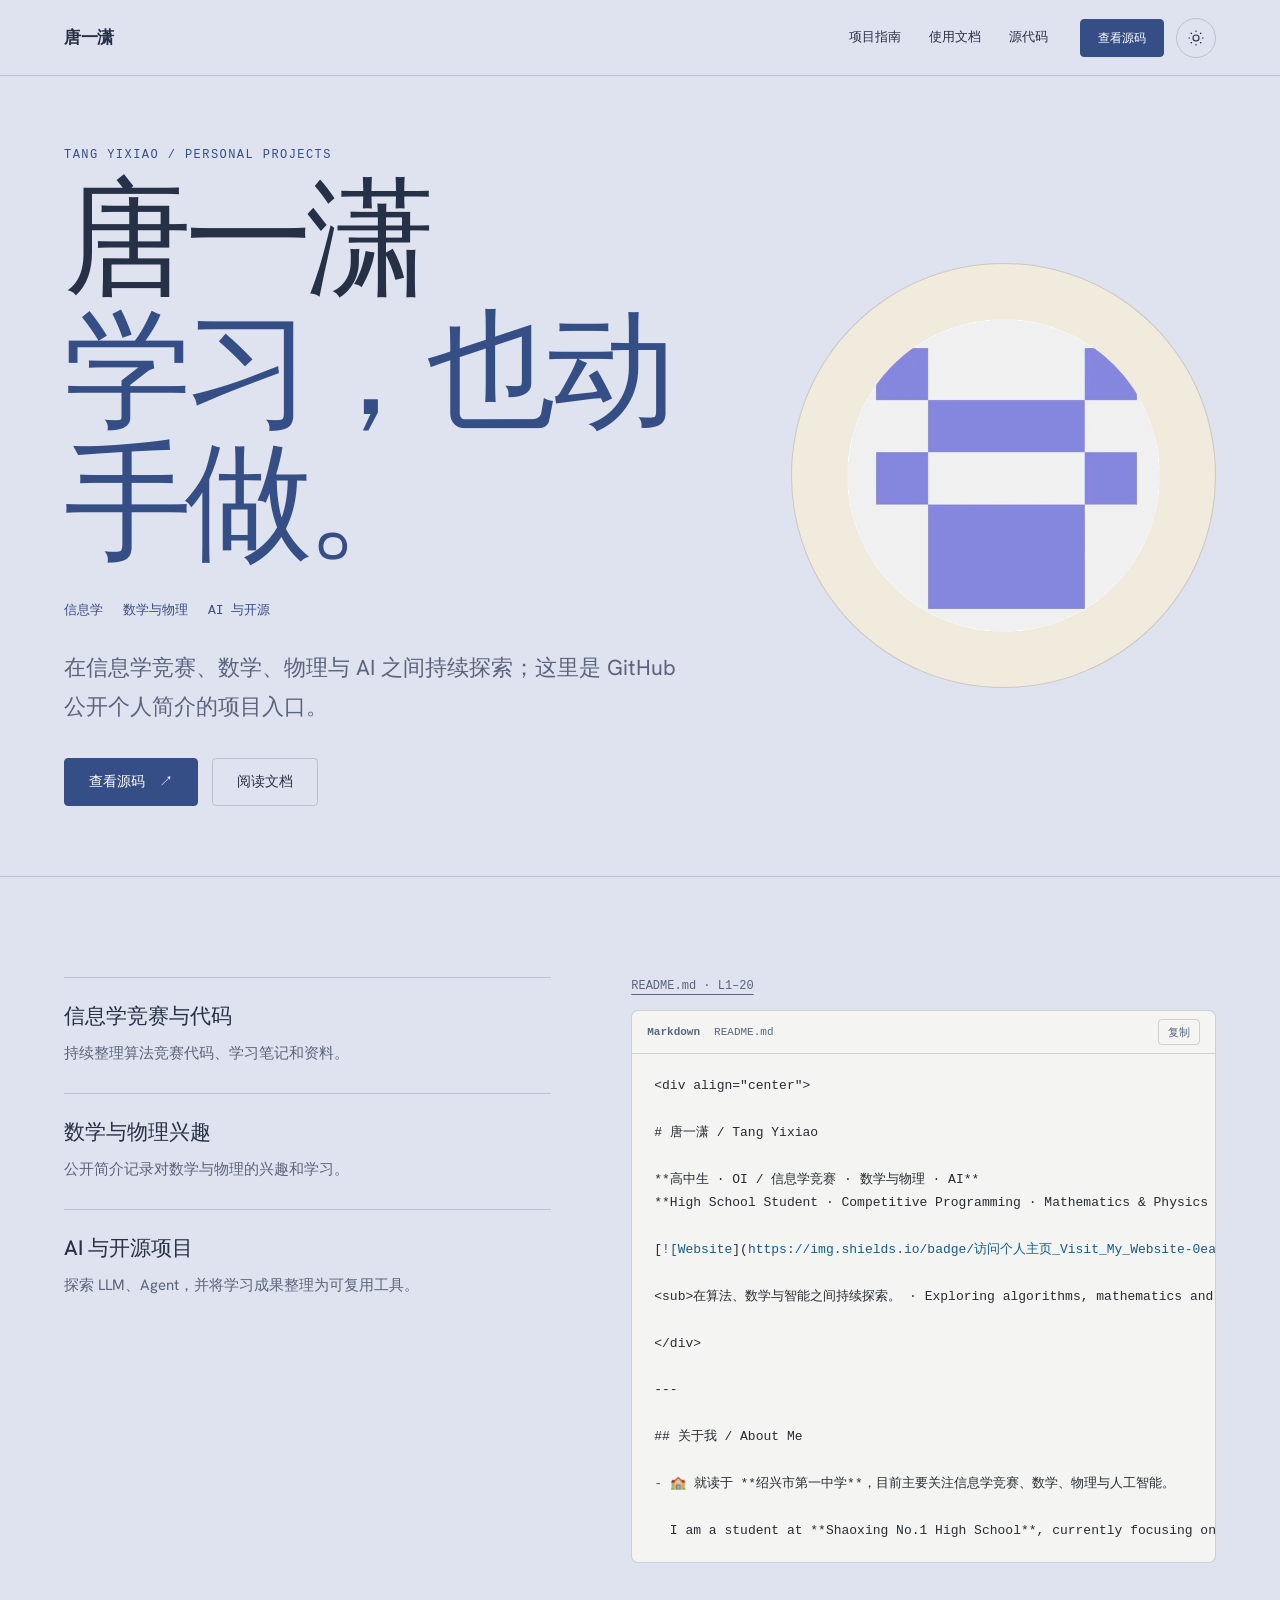
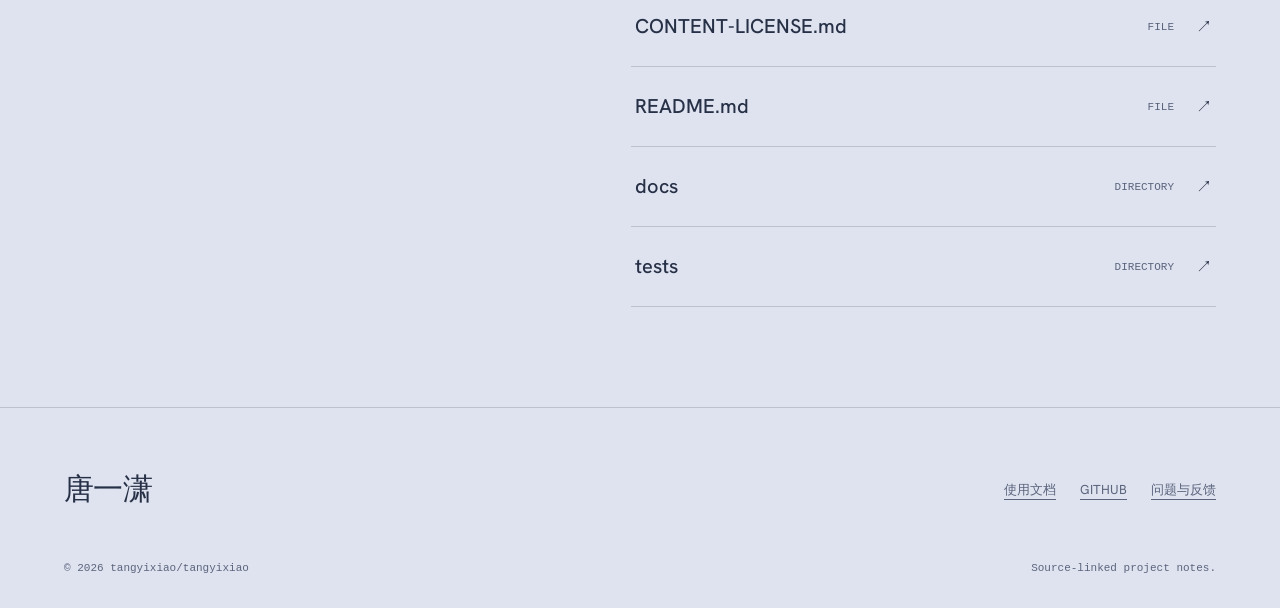
<file: index.html>
<!doctype html><html lang="zh-CN" data-project="tangyixiao" data-family="profile"><head><meta charset="utf-8"><meta name="viewport" content="width=device-width, initial-scale=1"><meta name="description" content="在信息学竞赛、数学、物理与 AI 之间持续探索；这里是 GitHub 公开个人简介的项目入口。"><meta name="color-scheme" content="light dark"><title>唐一潇 · 学习， 也动手做。</title><link rel="stylesheet" href="assets/fonts/fonts.css"><link rel="stylesheet" href="assets/fonts/display.css"><link rel="stylesheet" href="assets/site.css"><link rel="stylesheet" href="assets/docs-v3.css"><link rel="stylesheet" href="assets/polish.css"><style>:root{--font-body:"Hanken Grotesk","PingFang SC","Microsoft YaHei",sans-serif;--font-text:var(--font-body);--model-accent:var(--accent);--font-display:"Cormorant Garamond","Songti SC","SimSun",serif;--font-mono:"Geist Mono","SFMono-Regular",Consolas,monospace}html[data-theme="light"]{--bg:#DFE3EF;--surface:#F1EBDD;--ink:#263046;--muted:#5b647d;--accent:#364e86;--accent-ink:#FFFFFF;--line:color-mix(in srgb,#263046 19%,transparent);color-scheme:light}html[data-theme="dark"]{--bg:#171E2F;--surface:#252E45;--ink:#ECEBD9;--muted:#a5b0cb;--accent:#abc1ee;--accent-ink:#000000;--line:color-mix(in srgb,#ECEBD9 19%,transparent);color-scheme:dark}</style><script src="assets/theme.js"></script><link rel="icon" type="image/svg+xml" href="favicon.svg"></head><body><header class="nav site-nav"><div class="wrap nav-inner"><a class="skip-link" href="#top">跳到正文</a><a class="site-brand" href="index.html">唐一潇</a><nav class="site-links" aria-label="项目导航"><a href="project-website/site/index.html">项目指南</a><a href="docs.html">使用文档</a><a href="https://github.com/tangyixiao/tangyixiao">源代码</a></nav><div class="nav-controls"><a class="btn nav-cta" href="https://github.com/tangyixiao/tangyixiao">查看源码</a><button class="site-theme" type="button" data-theme-toggle aria-label="切换深浅色" aria-pressed="false"><svg width="18" height="18" viewBox="0 0 24 24" fill="none" stroke="currentColor" stroke-width="1.5" aria-hidden="true"><circle cx="12" cy="12" r="4"/><path d="M12 2v2m0 16v2M2 12h2m16 0h2M5 5l1.5 1.5m11 11L19 19M5 19l1.5-1.5m11-11L19 5"/></svg></button><button class="site-menu-toggle" data-menu-toggle type="button" aria-label="菜单" aria-expanded="false" aria-controls="site-drawer"><svg width="20" height="20" viewBox="0 0 20 20" fill="none" stroke="currentColor" stroke-width="1.4" aria-hidden="true"><path d="M3 6h14M3 14h14"/></svg></button></div></div><nav class="site-drawer" id="site-drawer" hidden><a href="project-website/site/index.html">项目指南</a><a href="index.html">项目首页</a><a href="docs.html">使用文档</a><a href="https://github.com/tangyixiao/tangyixiao">查看源码</a><p class="drawer-note">唐一潇</p></nav></header><main id="top"><article><section class="profile-hero"><div class="wrap"><div class="profile-grid"><div><p class="eyebrow">TANG YIXIAO / PERSONAL PROJECTS</p><h1 class="profile-title">唐一潇<br><span style="color:var(--accent)">学习，也动手做。</span></h1><div class="profile-disciplines"><span>信息学</span><span>数学与物理</span><span>AI 与开源</span></div><p class="lede">在信息学竞赛、数学、物理与 AI 之间持续探索；这里是 GitHub 公开个人简介的项目入口。</p><div class="actions"><a class="btn" href="https://github.com/tangyixiao/tangyixiao">查看源码 <span aria-hidden="true">↗</span></a><a class="btn secondary" href="docs.html">阅读文档</a></div></div><div class="profile-avatar"><img src="assets/media/profile-avatar.webp" alt="公开仓库中的头像图案"></div></div></div></section><section class="section top-rule"><div class="wrap code-layout"><div><ul class="caps"><li><h3>信息学竞赛与代码</h3><p>持续整理算法竞赛代码、学习笔记和资料。</p></li><li><h3>数学与物理兴趣</h3><p>公开简介记录对数学与物理的兴趣和学习。</p></li><li><h3>AI 与开源项目</h3><p>探索 LLM、Agent，并将学习成果整理为可复用工具。</p></li></ul></div><div><div class="source-area" id="source-code"><a class="source-link" href="https://github.com/tangyixiao/tangyixiao/blob/62a1975976e41d07f0721334a83a3167dc2c7ba2/README.md#L1-L20">README.md · L1–20</a><div class="docs-code" data-code-block><div class="docs-code-toolbar"><span class="docs-code-language">Markdown</span><span class="docs-code-file">README.md</span><button class="docs-code-copy" type="button" data-copy-code aria-label="复制代码">复制</button><span class="docs-copy-status" role="status" aria-live="polite"></span></div><pre tabindex="0"><code class="highlight language-markdown" data-language="markdown">&lt;div align=&quot;center&quot;&gt;

<span class="tok-gh"># 唐一潇 / Tang Yixiao</span>

<span class="tok-gs">**高中生 · OI / 信息学竞赛 · 数学与物理 · AI**</span>  
<span class="tok-gs">**High School Student · Competitive Programming · Mathematics &amp; Physics · AI**</span>

[<span class="tok-nt">![Website</span>](<span class="tok-na">https://img.shields.io/badge/访问个人主页_Visit_My_Website-0ea5e9?style=for-the-badge&amp;logo=githubpages&amp;logoColor=white</span>)](https://tangyixiao.github.io/)

&lt;sub&gt;在算法、数学与智能之间持续探索。 · Exploring algorithms, mathematics and intelligence.&lt;/sub&gt;

&lt;/div&gt;

---

<span class="tok-gu">## 关于我 / About Me</span>

<span class="tok-k">-</span><span class="tok-w"> </span>🏫 就读于 <span class="tok-gs">**绍兴市第一中学**</span>，目前主要关注信息学竞赛、数学、物理与人工智能。
  
  I am a student at <span class="tok-gs">**Shaoxing No.1 High School**</span>, currently focusing on competitive programming, mathematics, physics, and AI.</code></pre></div></div><ul class="directory-list"><li><a href="https://github.com/tangyixiao/tangyixiao/blob/main/CONTENT-LICENSE.md"><strong>CONTENT-LICENSE.md</strong><span class="file-type">FILE</span><span aria-hidden="true">↗</span></a></li><li><a href="https://github.com/tangyixiao/tangyixiao/blob/main/README.md"><strong>README.md</strong><span class="file-type">FILE</span><span aria-hidden="true">↗</span></a></li><li><a href="https://github.com/tangyixiao/tangyixiao/tree/main/docs"><strong>docs</strong><span class="file-type">DIRECTORY</span><span aria-hidden="true">↗</span></a></li><li><a href="https://github.com/tangyixiao/tangyixiao/tree/main/tests"><strong>tests</strong><span class="file-type">DIRECTORY</span><span aria-hidden="true">↗</span></a></li></ul></div></div></section></article></main><footer class="site-footer"><div class="wrap"><div class="footer-top"><span class="footer-name">唐一潇</span><nav class="footer-links"><a href="docs.html">使用文档</a><a href="https://github.com/tangyixiao/tangyixiao">GITHUB</a><a href="https://github.com/tangyixiao/tangyixiao/issues">问题与反馈</a></nav></div><div class="footer-bottom"><span>© 2026 tangyixiao/tangyixiao</span><span>Source-linked project notes.</span></div></div></footer><script src="assets/site.js" defer></script><script src="assets/docs-v3.js" defer></script></body></html>
</file>
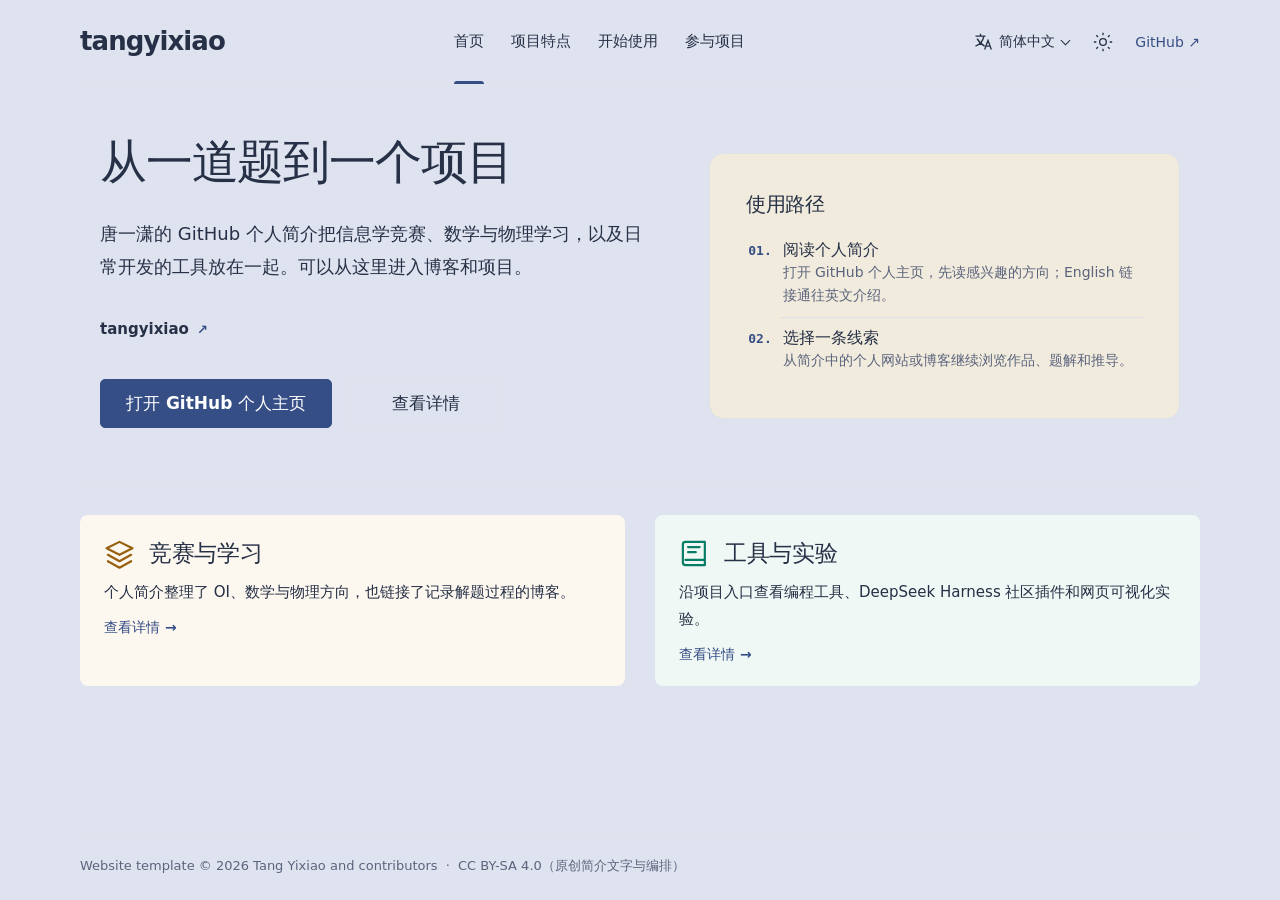
<file: project-website/site/index.html>
<!doctype html>
<html lang="zh-CN" data-locale="zh-CN" data-theme="system" data-default-theme="system" data-site-root="./">
<head>
  <meta charset="utf-8">
  <meta name="viewport" content="width=device-width, initial-scale=1">
  <meta name="generator" content="Project website template">
  <meta name="color-scheme" content="light dark">
  <meta name="description" content="唐一潇的 GitHub 个人简介把信息学竞赛、数学与物理学习，以及日常开发的工具放在一起。可以从这里进入博客和项目。">
  <meta name="theme-color" content="#ffffff" media="(prefers-color-scheme: light)">
  <meta name="theme-color" content="#18191b" media="(prefers-color-scheme: dark)">
  <title>从一道题到一个项目 · tangyixiao</title>
  <link rel="alternate" hreflang="zh-CN" href="./index.html"><link rel="alternate" hreflang="en" href="./en/index.html">
  <link rel="icon" href="./favicon.svg" type="image/svg+xml">
  <script src="./theme-init.js"></script>
  <link rel="stylesheet" href="./style.css">
  <script src="./script.js" defer></script>
</head>
<body class="page-home" id="top">
  <a class="skip-link" href="#main">跳转到主要内容</a>
  <header class="site-header wrap">
    <a class="brand" href="./index.html">tangyixiao</a>
    <nav class="main-nav" id="main-nav" aria-label="主导航"><a href="./index.html" aria-current="page">首页</a><a href="./features.html">项目特点</a><a href="./download.html">开始使用</a><a href="./community.html">参与项目</a></nav>
    <div class="header-tools">
      <details class="language-picker picker">
        <summary aria-label="选择语言"><svg viewBox="0 0 24 24" fill="none" stroke="currentColor" stroke-width="1.6" aria-hidden="true"><path d="M3 5h12M9 2v3m4 0c-1 6-5 10-10 12m2-9c2 4 5 7 9 9m0 4 4-11 4 11m-6-4h4"/></svg><span class="language-current">简体中文</span></summary>
        <nav class="picker-menu" aria-label="选择语言"><a href="./index.html" lang="zh-CN" hreflang="zh-CN" aria-current="true">简体中文</a><a href="./en/index.html" lang="en" hreflang="en">English</a></nav>
      </details>
      <details class="theme-picker picker" hidden>
        <summary aria-label="选择主题"><svg class="theme-sun" viewBox="0 0 24 24" fill="none" stroke="currentColor" stroke-width="1.6" aria-hidden="true"><circle cx="12" cy="12" r="4"/><path d="M12 1v3m0 16v3M1 12h3m16 0h3M4 4l2 2m12 12 2 2M4 20l2-2M18 6l2-2"/></svg><svg class="theme-moon" viewBox="0 0 24 24" fill="none" stroke="currentColor" stroke-width="1.6" aria-hidden="true"><path d="M20.5 14A9 9 0 0 1 10 3.5 9 9 0 1 0 20.5 14Z"/></svg><span class="theme-current">跟随系统</span></summary>
        <div class="picker-menu"><button type="button" data-theme-choice="light" aria-pressed="false"><svg class="" viewBox="0 0 24 24" fill="none" stroke="currentColor" stroke-width="1.7" stroke-linecap="round" stroke-linejoin="round" aria-hidden="true"><circle cx="12" cy="12" r="4"/><path d="M12 1v3m0 16v3M1 12h3m16 0h3M4 4l2 2m12 12 2 2M4 20l2-2M18 6l2-2"/></svg><span>浅色</span></button><button type="button" data-theme-choice="dark" aria-pressed="false"><svg class="" viewBox="0 0 24 24" fill="none" stroke="currentColor" stroke-width="1.7" stroke-linecap="round" stroke-linejoin="round" aria-hidden="true"><path d="M20.5 14A9 9 0 0 1 10 3.5 9 9 0 1 0 20.5 14Z"/></svg><span>深色</span></button><button type="button" data-theme-choice="system" aria-pressed="false"><svg class="" viewBox="0 0 24 24" fill="none" stroke="currentColor" stroke-width="1.7" stroke-linecap="round" stroke-linejoin="round" aria-hidden="true"><rect x="2" y="3" width="20" height="14" rx="2"/><path d="M12 17v4m-5 0h10"/></svg><span>跟随系统</span></button></div>
      </details>
      <a class="repository-link" href="https://github.com/tangyixiao/tangyixiao">GitHub <span aria-hidden="true">↗</span></a>
      <button class="menu-toggle" type="button" aria-label="打开导航" data-open-label="打开导航" data-close-label="关闭导航" aria-expanded="false" aria-controls="main-nav" hidden><svg viewBox="0 0 24 24" fill="none" stroke="currentColor" stroke-width="1.8" aria-hidden="true"><path d="M3 6h18M3 12h18M3 18h18"/></svg></button>
    </div>
  </header>
  <main id="main" class="wrap"><section class="hero" aria-labelledby="hero-title"><div class="hero-copy"><h1 id="hero-title">从一道题到一个项目</h1><div class="hero-description"><p>唐一潇的 GitHub 个人简介把信息学竞赛、数学与物理学习，以及日常开发的工具放在一起。可以从这里进入博客和项目。</p></div><nav class="platforms" aria-label="支持的平台"><a class="platform-link" href="https://tangyixiao.github.io/tangyixiao/"><span>tangyixiao</span><span class="platform-arrow" aria-hidden="true">↗</span></a></nav><div class="hero-actions"><a class="button button-primary" href="https://github.com/tangyixiao">打开 GitHub 个人主页</a><a class="button button-secondary" href="./features.html">查看详情</a></div></div><figure class="product-preview"><div class="guide-card"><h2>使用路径</h2><ol><li><a href="./download.html#instructions"><strong>阅读个人简介</strong><span>打开 GitHub 个人主页，先读感兴趣的方向；English 链接通往英文介绍。</span></a></li><li><a href="./download.html#instructions"><strong>选择一条线索</strong><span>从简介中的个人网站或博客继续浏览作品、题解和推导。</span></a></li></ol></div></figure></section><section class="home-features section-rule" aria-label="项目特点"><div class="feature-teasers"><article class="feature-teaser teaser-code"><header><svg class="" viewBox="0 0 24 24" fill="none" stroke="currentColor" stroke-width="1.7" stroke-linecap="round" stroke-linejoin="round" aria-hidden="true"><path d="m12 3 10 5-10 5L2 8l10-5Zm-9 10 9 5 9-5M3 18l9 5 9-5"/></svg><h2>竞赛与学习</h2></header><p>个人简介整理了 OI、数学与物理方向，也链接了记录解题过程的博客。</p><a class="feature-more" href="./features.html">查看详情 <span aria-hidden="true">→</span></a></article><article class="feature-teaser teaser-training"><header><svg class="" viewBox="0 0 24 24" fill="none" stroke="currentColor" stroke-width="1.7" stroke-linecap="round" stroke-linejoin="round" aria-hidden="true"><path d="M5 3h15v18H5a2 2 0 0 1-2-2V5a2 2 0 0 1 2-2Zm0 14h15M7 7h9M7 11h6"/></svg><h2>工具与实验</h2></header><p>沿项目入口查看编程工具、DeepSeek Harness 社区插件和网页可视化实验。</p><a class="feature-more" href="./features.html">查看详情 <span aria-hidden="true">→</span></a></article></div></section></main>
  <footer class="site-footer wrap"><p>Website template © 2026 Tang Yixiao and contributors <span aria-hidden="true">·</span> <a href="https://github.com/tangyixiao/tangyixiao/blob/main/CONTENT-LICENSE.md">CC BY-SA 4.0（原创简介文字与编排）</a></p></footer>
</body>
</html>
</file>
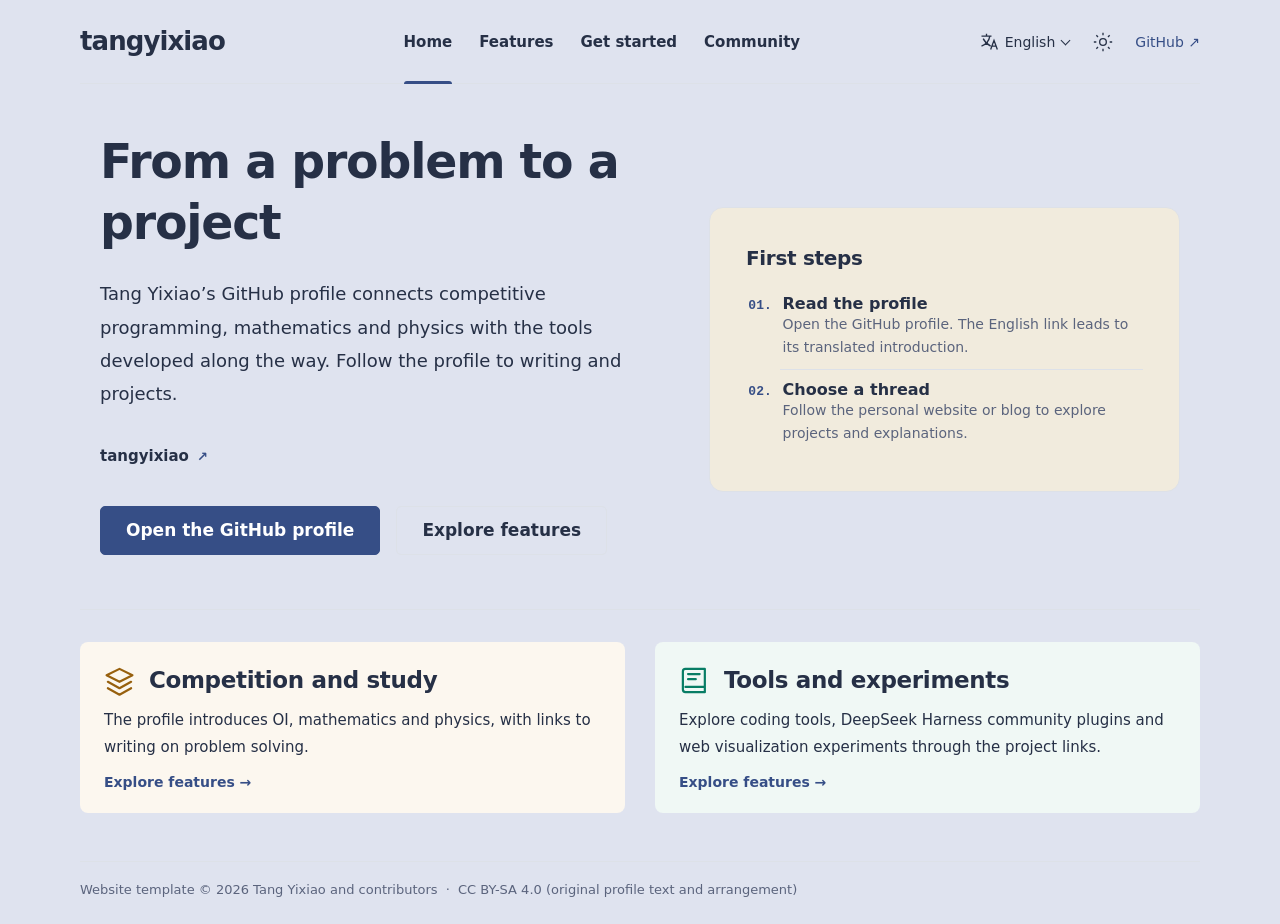
<file: project-website/site/en/index.html>
<!doctype html>
<html lang="en" data-locale="en" data-theme="system" data-default-theme="system" data-site-root="../">
<head>
  <meta charset="utf-8">
  <meta name="viewport" content="width=device-width, initial-scale=1">
  <meta name="generator" content="Project website template">
  <meta name="color-scheme" content="light dark">
  <meta name="description" content="Tang Yixiao’s GitHub profile connects competitive programming, mathematics and physics with the tools developed along the way. Follow the profile to writing and projects.">
  <meta name="theme-color" content="#ffffff" media="(prefers-color-scheme: light)">
  <meta name="theme-color" content="#18191b" media="(prefers-color-scheme: dark)">
  <title>From a problem to a project · tangyixiao</title>
  <link rel="alternate" hreflang="zh-CN" href="../index.html"><link rel="alternate" hreflang="en" href="../en/index.html">
  <link rel="icon" href="../favicon.svg" type="image/svg+xml">
  <script src="../theme-init.js"></script>
  <link rel="stylesheet" href="../style.css">
  <script src="../script.js" defer></script>
</head>
<body class="page-home" id="top">
  <a class="skip-link" href="#main">Skip to main content</a>
  <header class="site-header wrap">
    <a class="brand" href="./index.html">tangyixiao</a>
    <nav class="main-nav" id="main-nav" aria-label="Main navigation"><a href="./index.html" aria-current="page">Home</a><a href="./features.html">Features</a><a href="./download.html">Get started</a><a href="./community.html">Community</a></nav>
    <div class="header-tools">
      <details class="language-picker picker">
        <summary aria-label="Choose language"><svg viewBox="0 0 24 24" fill="none" stroke="currentColor" stroke-width="1.6" aria-hidden="true"><path d="M3 5h12M9 2v3m4 0c-1 6-5 10-10 12m2-9c2 4 5 7 9 9m0 4 4-11 4 11m-6-4h4"/></svg><span class="language-current">English</span></summary>
        <nav class="picker-menu" aria-label="Choose language"><a href="../index.html" lang="zh-CN" hreflang="zh-CN">简体中文</a><a href="../en/index.html" lang="en" hreflang="en" aria-current="true">English</a></nav>
      </details>
      <details class="theme-picker picker" hidden>
        <summary aria-label="Choose theme"><svg class="theme-sun" viewBox="0 0 24 24" fill="none" stroke="currentColor" stroke-width="1.6" aria-hidden="true"><circle cx="12" cy="12" r="4"/><path d="M12 1v3m0 16v3M1 12h3m16 0h3M4 4l2 2m12 12 2 2M4 20l2-2M18 6l2-2"/></svg><svg class="theme-moon" viewBox="0 0 24 24" fill="none" stroke="currentColor" stroke-width="1.6" aria-hidden="true"><path d="M20.5 14A9 9 0 0 1 10 3.5 9 9 0 1 0 20.5 14Z"/></svg><span class="theme-current">System</span></summary>
        <div class="picker-menu"><button type="button" data-theme-choice="light" aria-pressed="false"><svg class="" viewBox="0 0 24 24" fill="none" stroke="currentColor" stroke-width="1.7" stroke-linecap="round" stroke-linejoin="round" aria-hidden="true"><circle cx="12" cy="12" r="4"/><path d="M12 1v3m0 16v3M1 12h3m16 0h3M4 4l2 2m12 12 2 2M4 20l2-2M18 6l2-2"/></svg><span>Light</span></button><button type="button" data-theme-choice="dark" aria-pressed="false"><svg class="" viewBox="0 0 24 24" fill="none" stroke="currentColor" stroke-width="1.7" stroke-linecap="round" stroke-linejoin="round" aria-hidden="true"><path d="M20.5 14A9 9 0 0 1 10 3.5 9 9 0 1 0 20.5 14Z"/></svg><span>Dark</span></button><button type="button" data-theme-choice="system" aria-pressed="false"><svg class="" viewBox="0 0 24 24" fill="none" stroke="currentColor" stroke-width="1.7" stroke-linecap="round" stroke-linejoin="round" aria-hidden="true"><rect x="2" y="3" width="20" height="14" rx="2"/><path d="M12 17v4m-5 0h10"/></svg><span>System</span></button></div>
      </details>
      <a class="repository-link" href="https://github.com/tangyixiao/tangyixiao">GitHub <span aria-hidden="true">↗</span></a>
      <button class="menu-toggle" type="button" aria-label="Open navigation" data-open-label="Open navigation" data-close-label="Close navigation" aria-expanded="false" aria-controls="main-nav" hidden><svg viewBox="0 0 24 24" fill="none" stroke="currentColor" stroke-width="1.8" aria-hidden="true"><path d="M3 6h18M3 12h18M3 18h18"/></svg></button>
    </div>
  </header>
  <main id="main" class="wrap"><section class="hero" aria-labelledby="hero-title"><div class="hero-copy"><h1 id="hero-title">From a problem to a project</h1><div class="hero-description"><p>Tang Yixiao’s GitHub profile connects competitive programming, mathematics and physics with the tools developed along the way. Follow the profile to writing and projects.</p></div><nav class="platforms" aria-label="Supported platforms"><a class="platform-link" href="https://tangyixiao.github.io/tangyixiao/"><span>tangyixiao</span><span class="platform-arrow" aria-hidden="true">↗</span></a></nav><div class="hero-actions"><a class="button button-primary" href="https://github.com/tangyixiao">Open the GitHub profile</a><a class="button button-secondary" href="./features.html">Explore features</a></div></div><figure class="product-preview"><div class="guide-card"><h2>First steps</h2><ol><li><a href="./download.html#instructions"><strong>Read the profile</strong><span>Open the GitHub profile. The English link leads to its translated introduction.</span></a></li><li><a href="./download.html#instructions"><strong>Choose a thread</strong><span>Follow the personal website or blog to explore projects and explanations.</span></a></li></ol></div></figure></section><section class="home-features section-rule" aria-label="Features"><div class="feature-teasers"><article class="feature-teaser teaser-code"><header><svg class="" viewBox="0 0 24 24" fill="none" stroke="currentColor" stroke-width="1.7" stroke-linecap="round" stroke-linejoin="round" aria-hidden="true"><path d="m12 3 10 5-10 5L2 8l10-5Zm-9 10 9 5 9-5M3 18l9 5 9-5"/></svg><h2>Competition and study</h2></header><p>The profile introduces OI, mathematics and physics, with links to writing on problem solving.</p><a class="feature-more" href="./features.html">Explore features <span aria-hidden="true">→</span></a></article><article class="feature-teaser teaser-training"><header><svg class="" viewBox="0 0 24 24" fill="none" stroke="currentColor" stroke-width="1.7" stroke-linecap="round" stroke-linejoin="round" aria-hidden="true"><path d="M5 3h15v18H5a2 2 0 0 1-2-2V5a2 2 0 0 1 2-2Zm0 14h15M7 7h9M7 11h6"/></svg><h2>Tools and experiments</h2></header><p>Explore coding tools, DeepSeek Harness community plugins and web visualization experiments through the project links.</p><a class="feature-more" href="./features.html">Explore features <span aria-hidden="true">→</span></a></article></div></section></main>
  <footer class="site-footer wrap"><p>Website template © 2026 Tang Yixiao and contributors <span aria-hidden="true">·</span> <a href="https://github.com/tangyixiao/tangyixiao/blob/main/CONTENT-LICENSE.md">CC BY-SA 4.0 (original profile text and arrangement)</a></p></footer>
</body>
</html>
</file>
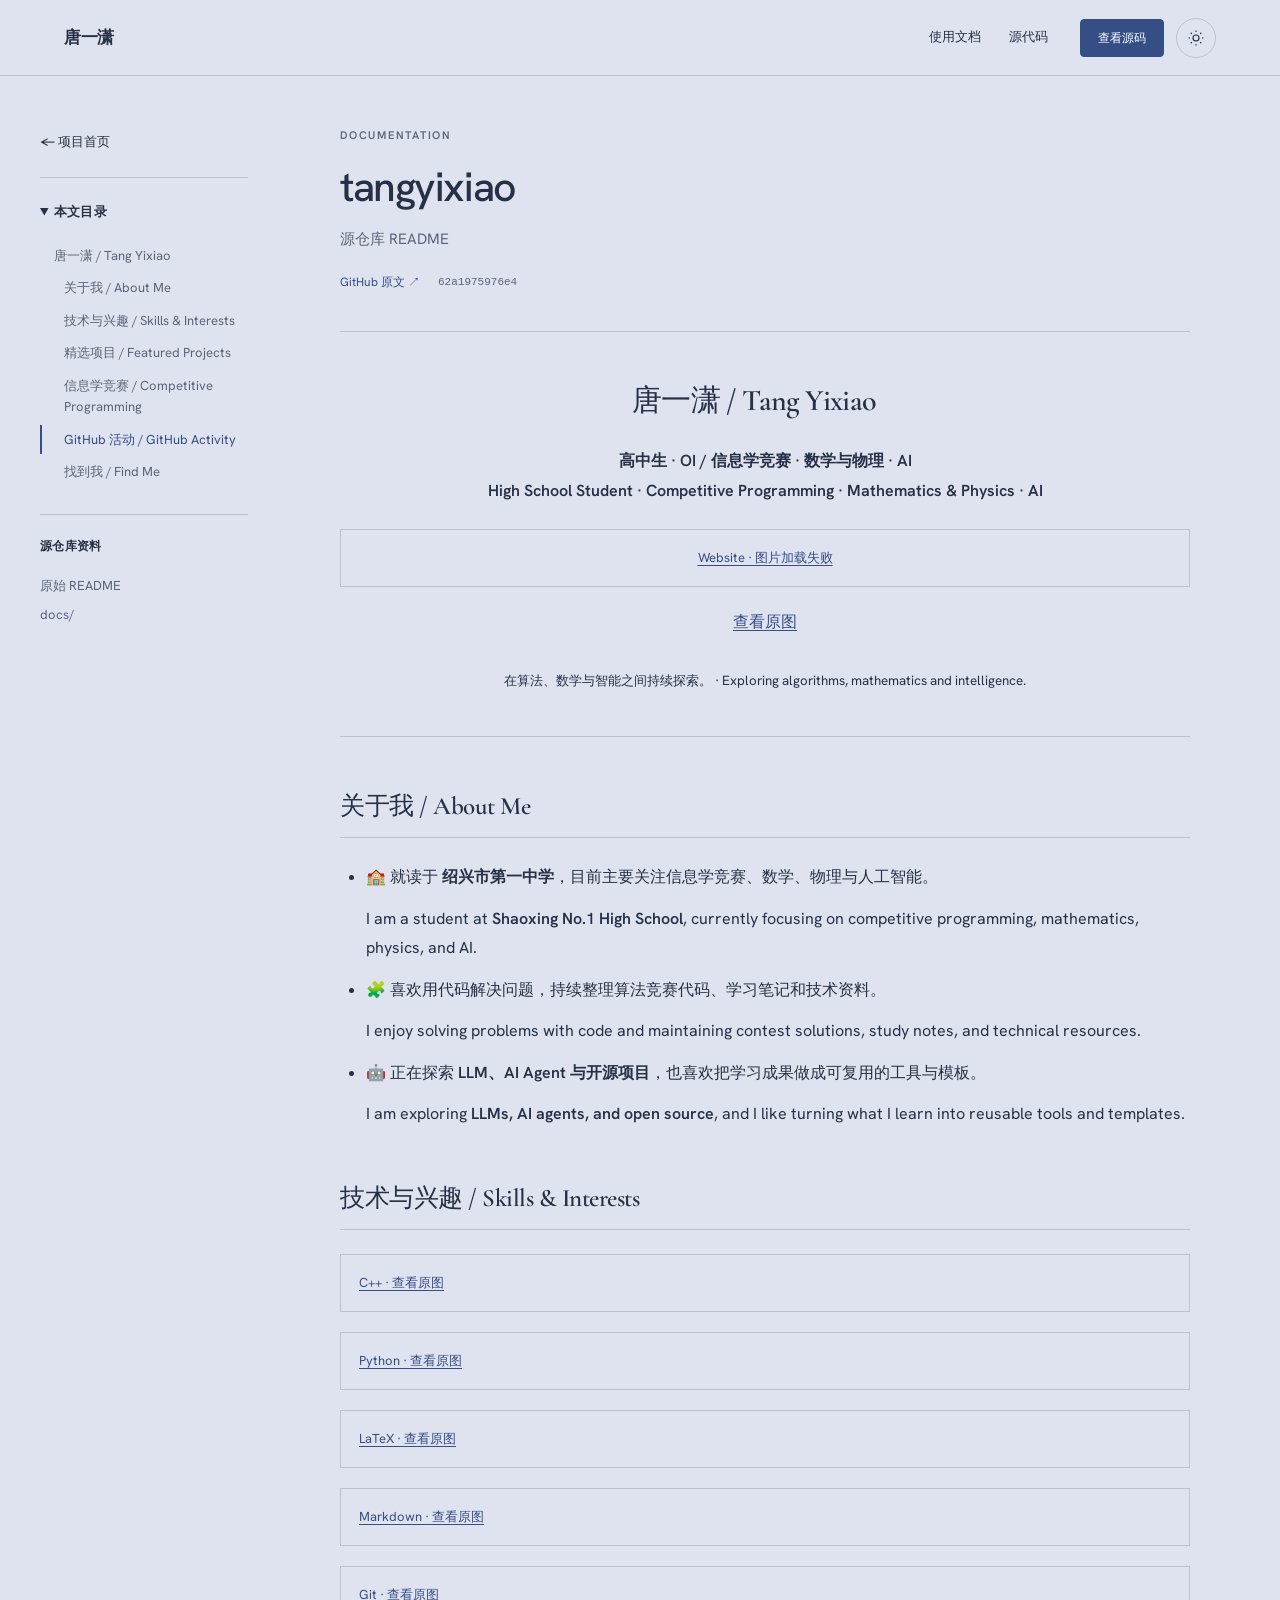
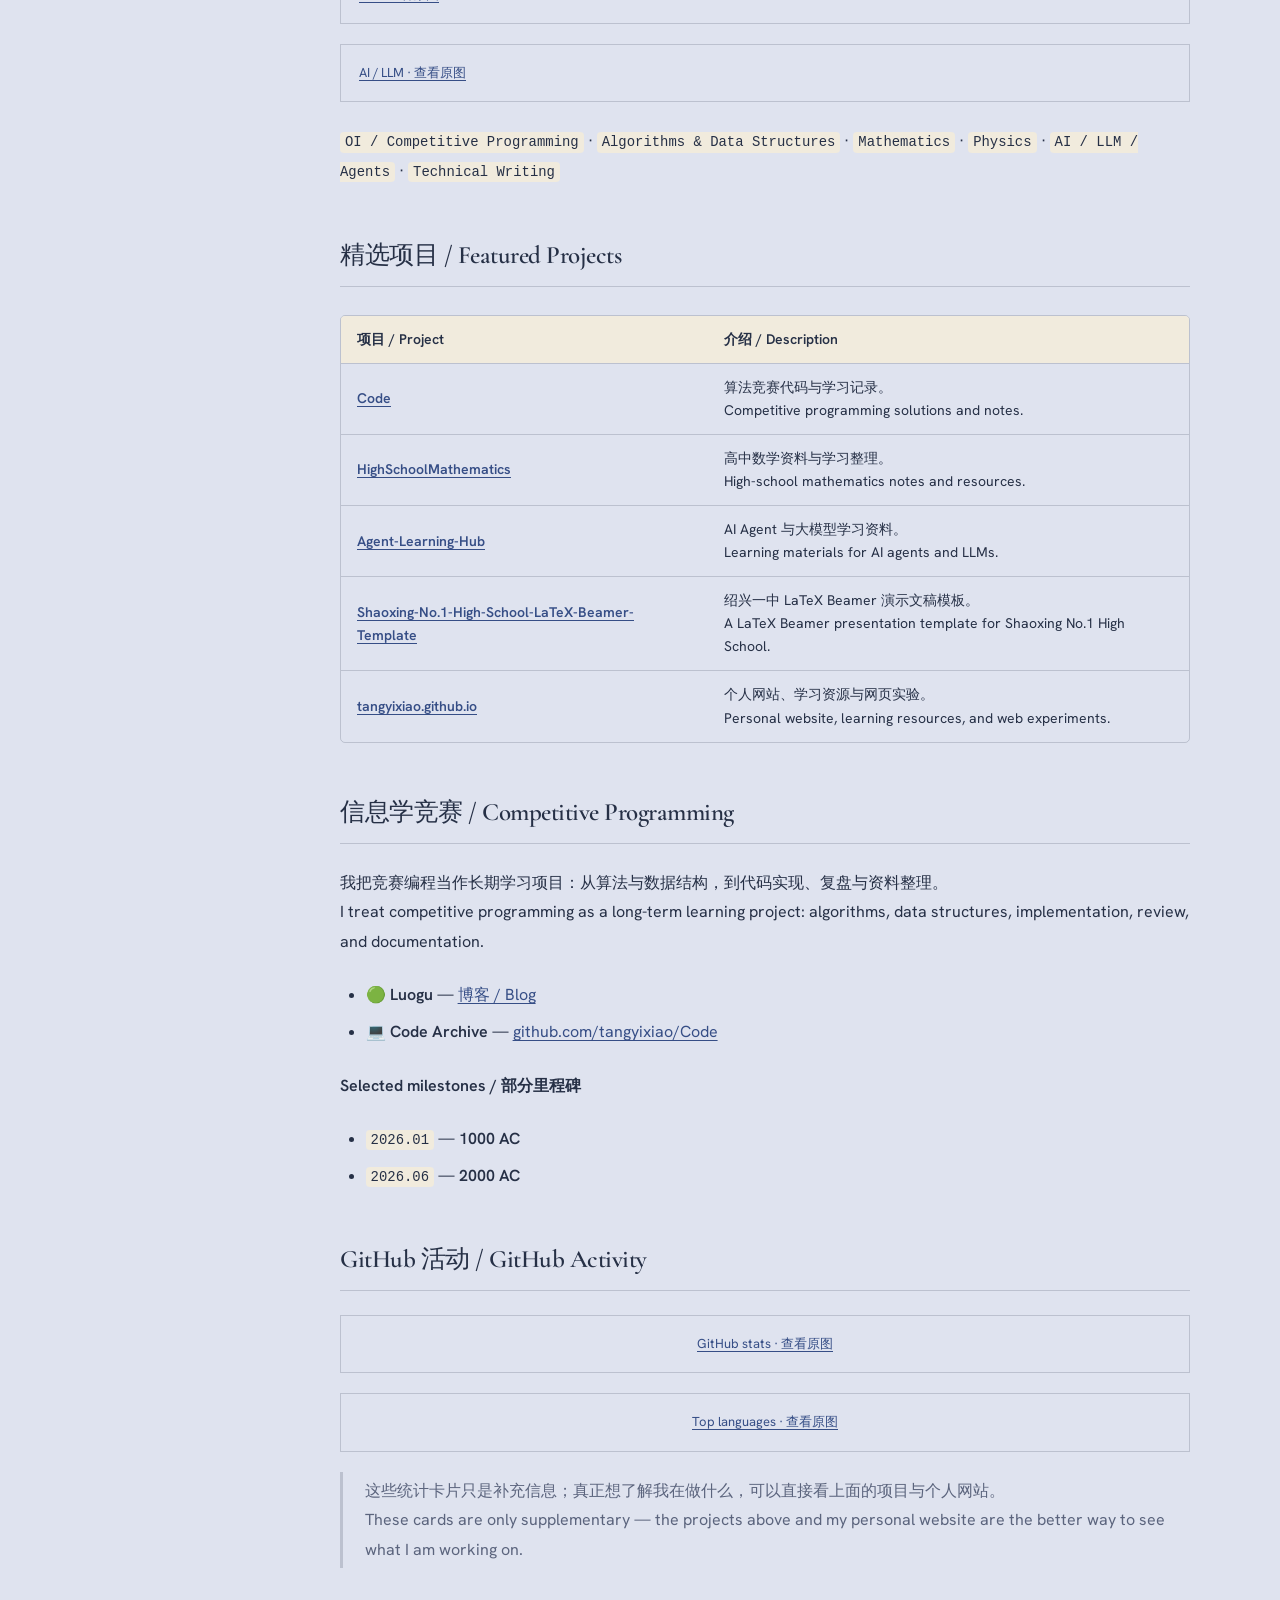
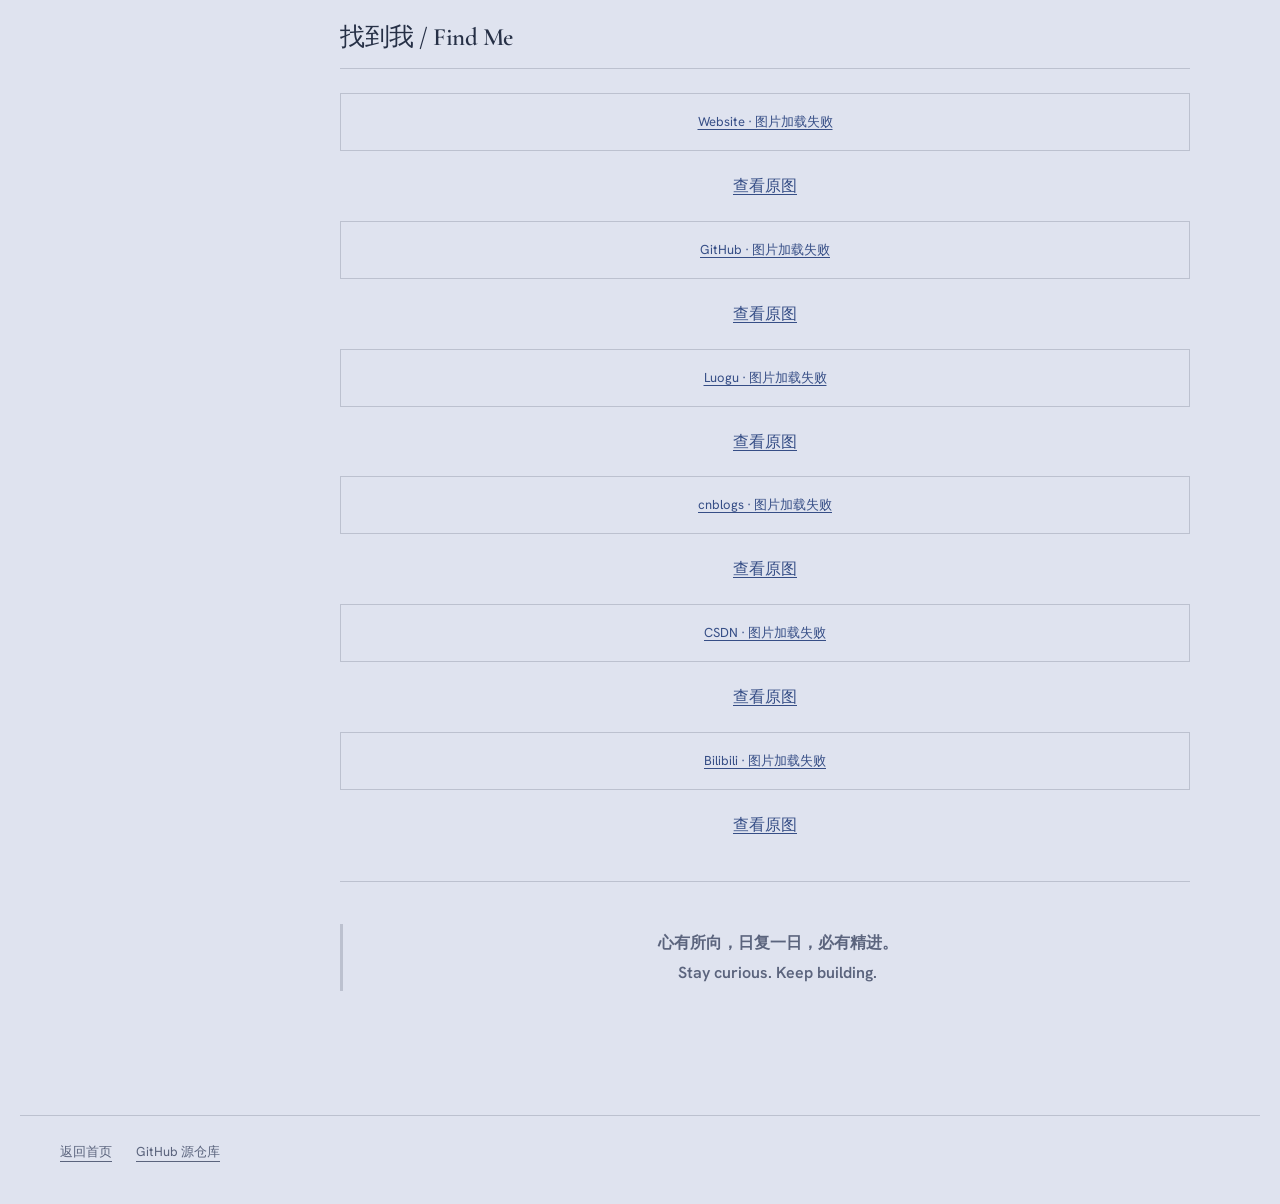
<file: docs.html>
<!doctype html><html lang="zh-CN" data-docs="v3" data-project="tangyixiao"><head>
<meta charset="utf-8"><meta name="viewport" content="width=device-width,initial-scale=1">
<title>tangyixiao · 文档</title><link rel="stylesheet" href="assets/fonts/fonts.css"><link rel="stylesheet" href="assets/fonts/display.css"><link rel="stylesheet" href="assets/site.css"><link rel="stylesheet" href="assets/docs-v3.css"><link rel="stylesheet" href="assets/polish.css"><style>:root{--font-body:"Hanken Grotesk","PingFang SC","Microsoft YaHei",sans-serif;--font-text:var(--font-body);--model-accent:var(--accent);--font-display:"Cormorant Garamond","Songti SC","SimSun",serif;--font-mono:"Geist Mono","SFMono-Regular",Consolas,monospace}html[data-theme="light"]{--bg:#DFE3EF;--surface:#F1EBDD;--ink:#263046;--muted:#5b647d;--accent:#364e86;--accent-ink:#FFFFFF;--line:color-mix(in srgb,#263046 19%,transparent);color-scheme:light}html[data-theme="dark"]{--bg:#171E2F;--surface:#252E45;--ink:#ECEBD9;--muted:#a5b0cb;--accent:#abc1ee;--accent-ink:#000000;--line:color-mix(in srgb,#ECEBD9 19%,transparent);color-scheme:dark}</style><script src="assets/theme.js"></script><link rel="stylesheet" href="assets/docs-v3.css"></head>
<body class="docs-page"><header class="nav site-nav"><div class="wrap nav-inner"><a class="skip-link" href="#docs-content">跳到正文</a><a class="site-brand" href="index.html">唐一潇</a><nav class="site-links" aria-label="项目导航"><a href="docs.html">使用文档</a><a href="https://github.com/tangyixiao/tangyixiao">源代码</a></nav><div class="nav-controls"><a class="btn nav-cta" href="https://github.com/tangyixiao/tangyixiao">查看源码</a><button class="site-theme" type="button" data-theme-toggle aria-label="切换深浅色" aria-pressed="false"><svg width="18" height="18" viewBox="0 0 24 24" fill="none" stroke="currentColor" stroke-width="1.5" aria-hidden="true"><circle cx="12" cy="12" r="4"/><path d="M12 2v2m0 16v2M2 12h2m16 0h2M5 5l1.5 1.5m11 11L19 19M5 19l1.5-1.5m11-11L19 5"/></svg></button><button class="site-menu-toggle" data-menu-toggle type="button" aria-label="菜单" aria-expanded="false" aria-controls="site-drawer"><svg width="20" height="20" viewBox="0 0 20 20" fill="none" stroke="currentColor" stroke-width="1.4" aria-hidden="true"><path d="M3 6h14M3 14h14"/></svg></button></div></div><nav class="site-drawer" id="site-drawer" hidden><a href="index.html">项目首页</a><a href="docs.html">使用文档</a><a href="https://github.com/tangyixiao/tangyixiao">查看源码</a><p class="drawer-note">唐一潇</p></nav></header><div class="docs-shell" id="top">
<aside class="docs-sidebar"><a class="docs-back" href="index.html">← 项目首页</a>
<details class="docs-toc" open><summary>本文目录</summary><nav aria-label="文档目录"><ol><li class="docs-level-1"><a href="#唐一潇--tang-yixiao">唐一潇 / Tang Yixiao</a></li><li class="docs-level-2"><a href="#关于我--about-me">关于我 / About Me</a></li><li class="docs-level-2"><a href="#技术与兴趣--skills--interests">技术与兴趣 / Skills &amp; Interests</a></li><li class="docs-level-2"><a href="#精选项目--featured-projects">精选项目 / Featured Projects</a></li><li class="docs-level-2"><a href="#信息学竞赛--competitive-programming">信息学竞赛 / Competitive Programming</a></li><li class="docs-level-2"><a href="#github-活动--github-activity">GitHub 活动 / GitHub Activity</a></li><li class="docs-level-2"><a href="#找到我--find-me">找到我 / Find Me</a></li></ol></nav></details>
<div class="docs-resources"><h2>源仓库资料</h2><ul><li><a href="https://github.com/tangyixiao/tangyixiao/blob/62a1975976e41d07f0721334a83a3167dc2c7ba2/README.md">原始 README</a></li><li><a href="https://github.com/tangyixiao/tangyixiao/tree/62a1975976e41d07f0721334a83a3167dc2c7ba2/docs">docs/</a></li></ul></div></aside>
<main class="docs-main"><header class="docs-intro"><p class="docs-eyebrow">DOCUMENTATION</p>
<h1>tangyixiao</h1><p>源仓库 README</p><div class="docs-source"><a href="https://github.com/tangyixiao/tangyixiao/blob/62a1975976e41d07f0721334a83a3167dc2c7ba2/README.md">GitHub 原文 ↗</a><code>62a1975976e4</code></div></header>
<article class="docs-markdown" id="docs-content" tabindex="-1"><div class="docs-align-center">
<h1 id="唐一潇--tang-yixiao">唐一潇 / Tang Yixiao<a class="docs-heading-anchor" href="#唐一潇--tang-yixiao" aria-label="此标题的固定链接">#</a></h1>
<p><strong>高中生 · OI / 信息学竞赛 · 数学与物理 · AI</strong><br />
<strong>High School Student · Competitive Programming · Mathematics &amp; Physics · AI</strong></p>
<p><a href="https://tangyixiao.github.io/"><img class="docs-image" src="https://img.shields.io/badge/%E8%AE%BF%E9%97%AE%E4%B8%AA%E4%BA%BA%E4%B8%BB%E9%A1%B5_Visit_My_Website-0ea5e9?style=for-the-badge&amp;logo=githubpages&amp;logoColor=white" alt="Website" title="" data-original="https://img.shields.io/badge/%E8%AE%BF%E9%97%AE%E4%B8%AA%E4%BA%BA%E4%B8%BB%E9%A1%B5_Visit_My_Website-0ea5e9?style=for-the-badge&amp;logo=githubpages&amp;logoColor=white" loading="lazy" decoding="async" referrerpolicy="no-referrer"></a></p>
<p><sub>在算法、数学与智能之间持续探索。 · Exploring algorithms, mathematics and intelligence.</sub></p>
</div>
<hr />
<h2 id="关于我--about-me">关于我 / About Me<a class="docs-heading-anchor" href="#关于我--about-me" aria-label="此标题的固定链接">#</a></h2>
<ul>
<li>
<p>🏫 就读于 <strong>绍兴市第一中学</strong>，目前主要关注信息学竞赛、数学、物理与人工智能。</p>
<p>I am a student at <strong>Shaoxing No.1 High School</strong>, currently focusing on competitive programming, mathematics, physics, and AI.</p>
</li>
<li>
<p>🧩 喜欢用代码解决问题，持续整理算法竞赛代码、学习笔记和技术资料。</p>
<p>I enjoy solving problems with code and maintaining contest solutions, study notes, and technical resources.</p>
</li>
<li>
<p>🤖 正在探索 <strong>LLM、AI Agent 与开源项目</strong>，也喜欢把学习成果做成可复用的工具与模板。</p>
<p>I am exploring <strong>LLMs, AI agents, and open source</strong>, and I like turning what I learn into reusable tools and templates.</p>
</li>
</ul>
<h2 id="技术与兴趣--skills--interests">技术与兴趣 / Skills &amp; Interests<a class="docs-heading-anchor" href="#技术与兴趣--skills--interests" aria-label="此标题的固定链接">#</a></h2>
<p>
  <img class="docs-image" src="https://img.shields.io/badge/C%2B%2B-00599C?style=flat-square&amp;logo=c%2B%2B&amp;logoColor=white" alt="C++" title="" data-original="https://img.shields.io/badge/C%2B%2B-00599C?style=flat-square&amp;logo=c%2B%2B&amp;logoColor=white" loading="lazy" decoding="async" referrerpolicy="no-referrer">
  <img class="docs-image" src="https://img.shields.io/badge/Python-3776AB?style=flat-square&amp;logo=python&amp;logoColor=white" alt="Python" title="" data-original="https://img.shields.io/badge/Python-3776AB?style=flat-square&amp;logo=python&amp;logoColor=white" loading="lazy" decoding="async" referrerpolicy="no-referrer">
  <img class="docs-image" src="https://img.shields.io/badge/LaTeX-008080?style=flat-square&amp;logo=latex&amp;logoColor=white" alt="LaTeX" title="" data-original="https://img.shields.io/badge/LaTeX-008080?style=flat-square&amp;logo=latex&amp;logoColor=white" loading="lazy" decoding="async" referrerpolicy="no-referrer">
  <img class="docs-image" src="https://img.shields.io/badge/Markdown-000000?style=flat-square&amp;logo=markdown&amp;logoColor=white" alt="Markdown" title="" data-original="https://img.shields.io/badge/Markdown-000000?style=flat-square&amp;logo=markdown&amp;logoColor=white" loading="lazy" decoding="async" referrerpolicy="no-referrer">
  <img class="docs-image" src="https://img.shields.io/badge/Git-F05032?style=flat-square&amp;logo=git&amp;logoColor=white" alt="Git" title="" data-original="https://img.shields.io/badge/Git-F05032?style=flat-square&amp;logo=git&amp;logoColor=white" loading="lazy" decoding="async" referrerpolicy="no-referrer">
  <img class="docs-image" src="https://img.shields.io/badge/AI%20%2F%20LLM-7C3AED?style=flat-square&amp;logo=openai&amp;logoColor=white" alt="AI / LLM" title="" data-original="https://img.shields.io/badge/AI%20%2F%20LLM-7C3AED?style=flat-square&amp;logo=openai&amp;logoColor=white" loading="lazy" decoding="async" referrerpolicy="no-referrer">
</p>
<p><code>OI / Competitive Programming</code> · <code>Algorithms &amp; Data Structures</code> · <code>Mathematics</code> · <code>Physics</code> · <code>AI / LLM / Agents</code> · <code>Technical Writing</code></p>
<h2 id="精选项目--featured-projects">精选项目 / Featured Projects<a class="docs-heading-anchor" href="#精选项目--featured-projects" aria-label="此标题的固定链接">#</a></h2>
<div class="docs-table-wrap" role="region" aria-label="表格，可横向滚动" tabindex="0"><table>
<thead>
<tr>
<th>项目 / Project</th>
<th>介绍 / Description</th>
</tr>
</thead>
<tbody>
<tr>
<td><strong><a href="https://github.com/tangyixiao/Code">Code</a></strong></td>
<td>算法竞赛代码与学习记录。<br>Competitive programming solutions and notes.</td>
</tr>
<tr>
<td><strong><a href="https://github.com/tangyixiao/HighSchoolMathematics">HighSchoolMathematics</a></strong></td>
<td>高中数学资料与学习整理。<br>High-school mathematics notes and resources.</td>
</tr>
<tr>
<td><strong><a href="https://github.com/tangyixiao/Agent-Learning-Hub">Agent-Learning-Hub</a></strong></td>
<td>AI Agent 与大模型学习资料。<br>Learning materials for AI agents and LLMs.</td>
</tr>
<tr>
<td><strong><a href="https://github.com/tangyixiao/Shaoxing-No.1-High-School-LaTeX-Beamer-Template">Shaoxing-No.1-High-School-LaTeX-Beamer-Template</a></strong></td>
<td>绍兴一中 LaTeX Beamer 演示文稿模板。<br>A LaTeX Beamer presentation template for Shaoxing No.1 High School.</td>
</tr>
<tr>
<td><strong><a href="https://github.com/tangyixiao/tangyixiao.github.io">tangyixiao.github.io</a></strong></td>
<td>个人网站、学习资源与网页实验。<br>Personal website, learning resources, and web experiments.</td>
</tr>
</tbody>
</table></div>
<h2 id="信息学竞赛--competitive-programming">信息学竞赛 / Competitive Programming<a class="docs-heading-anchor" href="#信息学竞赛--competitive-programming" aria-label="此标题的固定链接">#</a></h2>
<p>我把竞赛编程当作长期学习项目：从算法与数据结构，到代码实现、复盘与资料整理。<br />
I treat competitive programming as a long-term learning project: algorithms, data structures, implementation, review, and documentation.</p>
<ul>
<li>🟢 <strong>Luogu</strong> — <a href="https://www.luogu.com.cn/blog/TangyixiaoQAQ/">博客 / Blog</a></li>
<li>💻 <strong>Code Archive</strong> — <a href="https://github.com/tangyixiao/Code">github.com/tangyixiao/Code</a></li>
</ul>
<p><strong>Selected milestones / 部分里程碑</strong></p>
<ul>
<li><code>2026.01</code> — <strong>1000 AC</strong></li>
<li><code>2026.06</code> — <strong>2000 AC</strong></li>
</ul>
<h2 id="github-活动--github-activity">GitHub 活动 / GitHub Activity<a class="docs-heading-anchor" href="#github-活动--github-activity" aria-label="此标题的固定链接">#</a></h2>
<div class="docs-align-center">
  <img class="docs-image" src="https://github-readme-stats.vercel.app/api?username=tangyixiao&amp;show_icons=true&amp;hide_border=true&amp;bg_color=00000000&amp;title_color=38bdf8&amp;text_color=64748b&amp;icon_color=8b5cf6" alt="GitHub stats" title="" data-original="https://github-readme-stats.vercel.app/api?username=tangyixiao&amp;show_icons=true&amp;hide_border=true&amp;bg_color=00000000&amp;title_color=38bdf8&amp;text_color=64748b&amp;icon_color=8b5cf6" loading="lazy" decoding="async" referrerpolicy="no-referrer">
  <img class="docs-image" src="https://github-readme-stats.vercel.app/api/top-langs/?username=tangyixiao&amp;layout=compact&amp;hide_border=true&amp;bg_color=00000000&amp;title_color=38bdf8&amp;text_color=64748b" alt="Top languages" title="" data-original="https://github-readme-stats.vercel.app/api/top-langs/?username=tangyixiao&amp;layout=compact&amp;hide_border=true&amp;bg_color=00000000&amp;title_color=38bdf8&amp;text_color=64748b" loading="lazy" decoding="async" referrerpolicy="no-referrer">
</div>
<blockquote>
<p>这些统计卡片只是补充信息；真正想了解我在做什么，可以直接看上面的项目与个人网站。<br />
These cards are only supplementary — the projects above and my personal website are the better way to see what I am working on.</p>
</blockquote>
<h2 id="找到我--find-me">找到我 / Find Me<a class="docs-heading-anchor" href="#找到我--find-me" aria-label="此标题的固定链接">#</a></h2>
<p class="docs-align-center">
  <a href="https://tangyixiao.github.io/"><img class="docs-image" src="https://img.shields.io/badge/Website-0EA5E9?style=flat-square&amp;logo=githubpages&amp;logoColor=white" alt="Website" title="" data-original="https://img.shields.io/badge/Website-0EA5E9?style=flat-square&amp;logo=githubpages&amp;logoColor=white" loading="lazy" decoding="async" referrerpolicy="no-referrer"></a>
  <a href="https://github.com/tangyixiao"><img class="docs-image" src="https://img.shields.io/badge/GitHub-181717?style=flat-square&amp;logo=github&amp;logoColor=white" alt="GitHub" title="" data-original="https://img.shields.io/badge/GitHub-181717?style=flat-square&amp;logo=github&amp;logoColor=white" loading="lazy" decoding="async" referrerpolicy="no-referrer"></a>
  <a href="https://www.luogu.com.cn/blog/TangyixiaoQAQ/"><img class="docs-image" src="https://img.shields.io/badge/Luogu-3498DB?style=flat-square" alt="Luogu" title="" data-original="https://img.shields.io/badge/Luogu-3498DB?style=flat-square" loading="lazy" decoding="async" referrerpolicy="no-referrer"></a>
  <a href="https://home.cnblogs.com/u/TangyixiaoQAQ"><img class="docs-image" src="https://img.shields.io/badge/cnblogs-2F80ED?style=flat-square" alt="cnblogs" title="" data-original="https://img.shields.io/badge/cnblogs-2F80ED?style=flat-square" loading="lazy" decoding="async" referrerpolicy="no-referrer"></a>
  <a href="https://blog.csdn.net/DCMyyds"><img class="docs-image" src="https://img.shields.io/badge/CSDN-FC5531?style=flat-square&amp;logo=csdn&amp;logoColor=white" alt="CSDN" title="" data-original="https://img.shields.io/badge/CSDN-FC5531?style=flat-square&amp;logo=csdn&amp;logoColor=white" loading="lazy" decoding="async" referrerpolicy="no-referrer"></a>
  <a href="https://space.bilibili.com/512272131"><img class="docs-image" src="https://img.shields.io/badge/Bilibili-00A1D6?style=flat-square&amp;logo=bilibili&amp;logoColor=white" alt="Bilibili" title="" data-original="https://img.shields.io/badge/Bilibili-00A1D6?style=flat-square&amp;logo=bilibili&amp;logoColor=white" loading="lazy" decoding="async" referrerpolicy="no-referrer"></a>
</p>
<hr />
<div class="docs-align-center">
<blockquote>
<p><strong>心有所向，日复一日，必有精进。</strong><br />
<strong>Stay curious. Keep building.</strong></p>
</blockquote>
</div>
</article>
</main></div><footer class="docs-footer"><a href="index.html">返回首页</a><a href="https://github.com/tangyixiao/tangyixiao">GitHub 源仓库</a></footer><script src="assets/docs-v3.js" defer></script><script src="assets/site.js" defer></script></body></html>
</file>
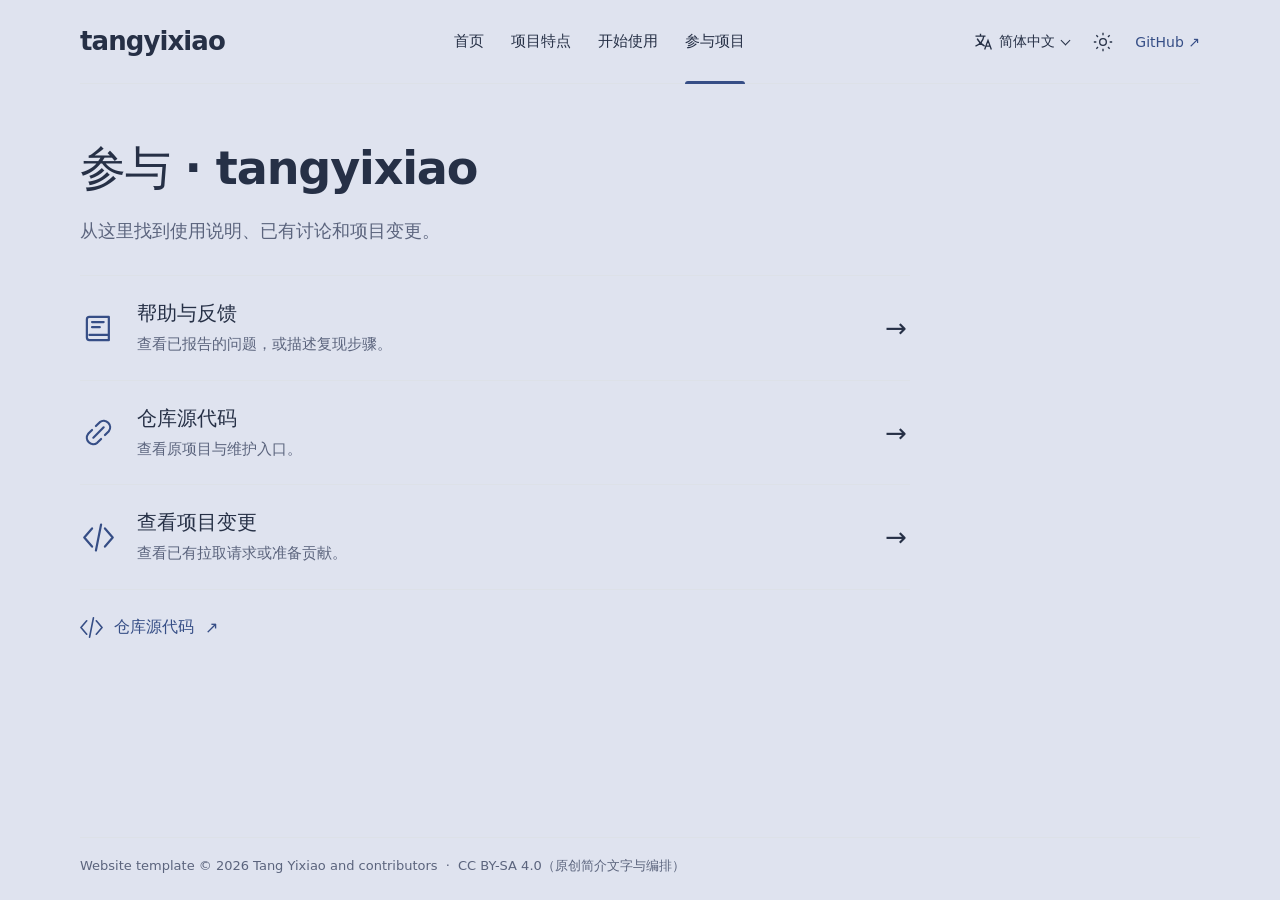
<file: project-website/site/community.html>
<!doctype html>
<html lang="zh-CN" data-locale="zh-CN" data-theme="system" data-default-theme="system" data-site-root="./">
<head>
  <meta charset="utf-8">
  <meta name="viewport" content="width=device-width, initial-scale=1">
  <meta name="generator" content="Project website template">
  <meta name="color-scheme" content="light dark">
  <meta name="description" content="从这里找到使用说明、已有讨论和项目变更。">
  <meta name="theme-color" content="#ffffff" media="(prefers-color-scheme: light)">
  <meta name="theme-color" content="#18191b" media="(prefers-color-scheme: dark)">
  <title>参与项目 · tangyixiao</title>
  <link rel="alternate" hreflang="zh-CN" href="./community.html"><link rel="alternate" hreflang="en" href="./en/community.html">
  <link rel="icon" href="./favicon.svg" type="image/svg+xml">
  <script src="./theme-init.js"></script>
  <link rel="stylesheet" href="./style.css">
  <script src="./script.js" defer></script>
</head>
<body class="page-community" id="top">
  <a class="skip-link" href="#main">跳转到主要内容</a>
  <header class="site-header wrap">
    <a class="brand" href="./index.html">tangyixiao</a>
    <nav class="main-nav" id="main-nav" aria-label="主导航"><a href="./index.html">首页</a><a href="./features.html">项目特点</a><a href="./download.html">开始使用</a><a href="./community.html" aria-current="page">参与项目</a></nav>
    <div class="header-tools">
      <details class="language-picker picker">
        <summary aria-label="选择语言"><svg viewBox="0 0 24 24" fill="none" stroke="currentColor" stroke-width="1.6" aria-hidden="true"><path d="M3 5h12M9 2v3m4 0c-1 6-5 10-10 12m2-9c2 4 5 7 9 9m0 4 4-11 4 11m-6-4h4"/></svg><span class="language-current">简体中文</span></summary>
        <nav class="picker-menu" aria-label="选择语言"><a href="./community.html" lang="zh-CN" hreflang="zh-CN" aria-current="true">简体中文</a><a href="./en/community.html" lang="en" hreflang="en">English</a></nav>
      </details>
      <details class="theme-picker picker" hidden>
        <summary aria-label="选择主题"><svg class="theme-sun" viewBox="0 0 24 24" fill="none" stroke="currentColor" stroke-width="1.6" aria-hidden="true"><circle cx="12" cy="12" r="4"/><path d="M12 1v3m0 16v3M1 12h3m16 0h3M4 4l2 2m12 12 2 2M4 20l2-2M18 6l2-2"/></svg><svg class="theme-moon" viewBox="0 0 24 24" fill="none" stroke="currentColor" stroke-width="1.6" aria-hidden="true"><path d="M20.5 14A9 9 0 0 1 10 3.5 9 9 0 1 0 20.5 14Z"/></svg><span class="theme-current">跟随系统</span></summary>
        <div class="picker-menu"><button type="button" data-theme-choice="light" aria-pressed="false"><svg class="" viewBox="0 0 24 24" fill="none" stroke="currentColor" stroke-width="1.7" stroke-linecap="round" stroke-linejoin="round" aria-hidden="true"><circle cx="12" cy="12" r="4"/><path d="M12 1v3m0 16v3M1 12h3m16 0h3M4 4l2 2m12 12 2 2M4 20l2-2M18 6l2-2"/></svg><span>浅色</span></button><button type="button" data-theme-choice="dark" aria-pressed="false"><svg class="" viewBox="0 0 24 24" fill="none" stroke="currentColor" stroke-width="1.7" stroke-linecap="round" stroke-linejoin="round" aria-hidden="true"><path d="M20.5 14A9 9 0 0 1 10 3.5 9 9 0 1 0 20.5 14Z"/></svg><span>深色</span></button><button type="button" data-theme-choice="system" aria-pressed="false"><svg class="" viewBox="0 0 24 24" fill="none" stroke="currentColor" stroke-width="1.7" stroke-linecap="round" stroke-linejoin="round" aria-hidden="true"><rect x="2" y="3" width="20" height="14" rx="2"/><path d="M12 17v4m-5 0h10"/></svg><span>跟随系统</span></button></div>
      </details>
      <a class="repository-link" href="https://github.com/tangyixiao/tangyixiao">GitHub <span aria-hidden="true">↗</span></a>
      <button class="menu-toggle" type="button" aria-label="打开导航" data-open-label="打开导航" data-close-label="关闭导航" aria-expanded="false" aria-controls="main-nav" hidden><svg viewBox="0 0 24 24" fill="none" stroke="currentColor" stroke-width="1.8" aria-hidden="true"><path d="M3 6h18M3 12h18M3 18h18"/></svg></button>
    </div>
  </header>
  <main id="main" class="wrap"><header class="page-heading"><h1>参与 · tangyixiao</h1><p>从这里找到使用说明、已有讨论和项目变更。</p></header><div class="community-rows"><a class="community-row" href="https://github.com/tangyixiao/tangyixiao/issues"><svg class="" viewBox="0 0 24 24" fill="none" stroke="currentColor" stroke-width="1.7" stroke-linecap="round" stroke-linejoin="round" aria-hidden="true"><path d="M5 3h15v18H5a2 2 0 0 1-2-2V5a2 2 0 0 1 2-2Zm0 14h15M7 7h9M7 11h6"/></svg><span class="row-copy"><strong>帮助与反馈</strong><span>查看已报告的问题，或描述复现步骤。</span></span><span class="arrow" aria-hidden="true">→</span></a><a class="community-row" href="https://github.com/tangyixiao/tangyixiao"><svg class="" viewBox="0 0 24 24" fill="none" stroke="currentColor" stroke-width="1.7" stroke-linecap="round" stroke-linejoin="round" aria-hidden="true"><path d="m10 7 3-3a5 5 0 0 1 7 7l-3 3M14 17l-3 3a5 5 0 0 1-7-7l3-3m1 6 8-8"/></svg><span class="row-copy"><strong>仓库源代码</strong><span>查看原项目与维护入口。</span></span><span class="arrow" aria-hidden="true">→</span></a><a class="community-row" href="https://github.com/tangyixiao/tangyixiao/pulls"><svg class="" viewBox="0 0 24 24" fill="none" stroke="currentColor" stroke-width="1.7" stroke-linecap="round" stroke-linejoin="round" aria-hidden="true"><path d="m7 5-6 7 6 7M17 5l6 7-6 7M14 2l-4 20"/></svg><span class="row-copy"><strong>查看项目变更</strong><span>查看已有拉取请求或准备贡献。</span></span><span class="arrow" aria-hidden="true">→</span></a></div><a class="source-link" href="https://github.com/tangyixiao/tangyixiao"><svg class="" viewBox="0 0 24 24" fill="none" stroke="currentColor" stroke-width="1.7" stroke-linecap="round" stroke-linejoin="round" aria-hidden="true"><path d="m7 5-6 7 6 7M17 5l6 7-6 7M14 2l-4 20"/></svg>仓库源代码 <span aria-hidden="true">↗</span></a></main>
  <footer class="site-footer wrap"><p>Website template © 2026 Tang Yixiao and contributors <span aria-hidden="true">·</span> <a href="https://github.com/tangyixiao/tangyixiao/blob/main/CONTENT-LICENSE.md">CC BY-SA 4.0（原创简介文字与编排）</a></p></footer>
</body>
</html>
</file>
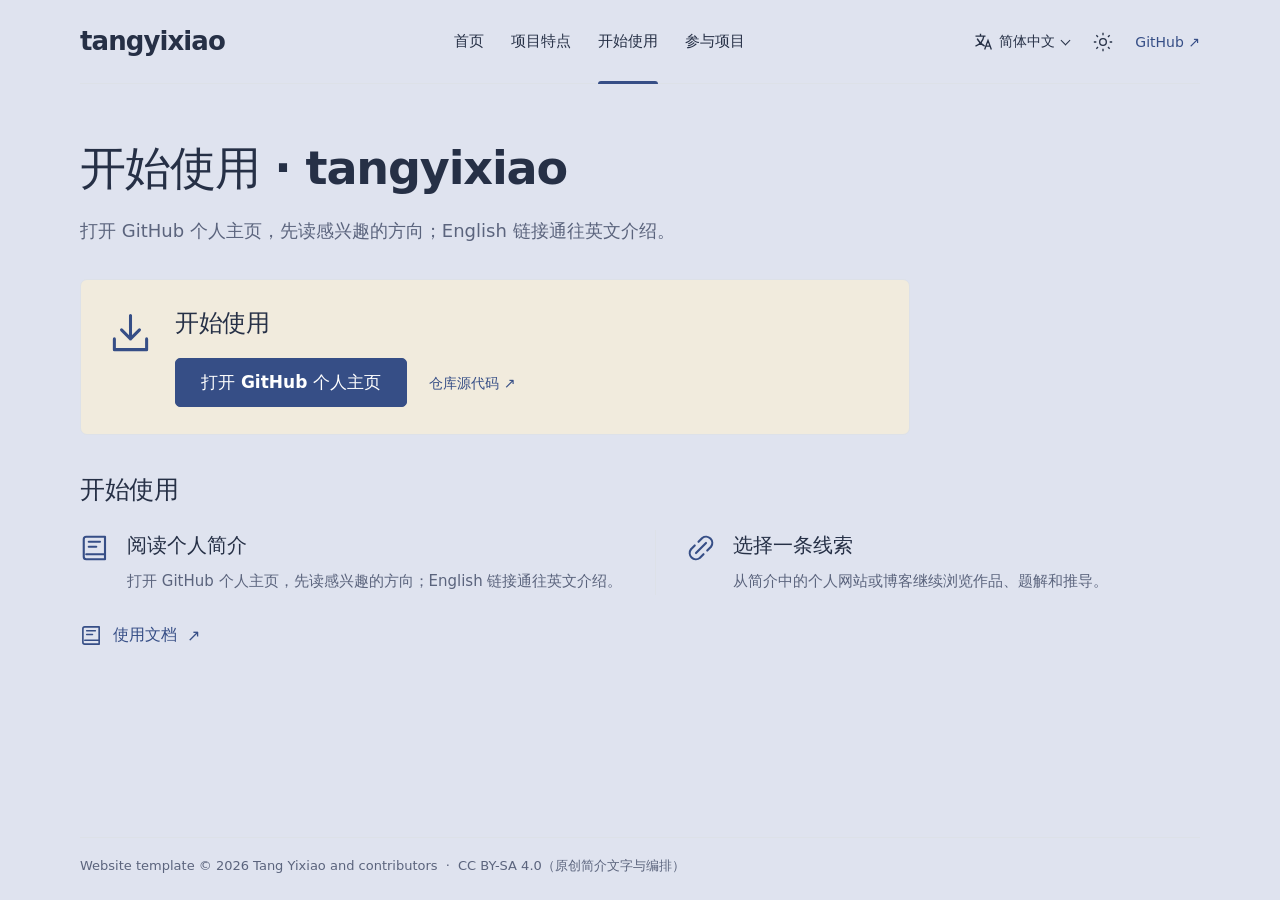
<file: project-website/site/download.html>
<!doctype html>
<html lang="zh-CN" data-locale="zh-CN" data-theme="system" data-default-theme="system" data-site-root="./">
<head>
  <meta charset="utf-8">
  <meta name="viewport" content="width=device-width, initial-scale=1">
  <meta name="generator" content="Project website template">
  <meta name="color-scheme" content="light dark">
  <meta name="description" content="打开 GitHub 个人主页，先读感兴趣的方向；English 链接通往英文介绍。">
  <meta name="theme-color" content="#ffffff" media="(prefers-color-scheme: light)">
  <meta name="theme-color" content="#18191b" media="(prefers-color-scheme: dark)">
  <title>开始使用 · tangyixiao</title>
  <link rel="alternate" hreflang="zh-CN" href="./download.html"><link rel="alternate" hreflang="en" href="./en/download.html">
  <link rel="icon" href="./favicon.svg" type="image/svg+xml">
  <script src="./theme-init.js"></script>
  <link rel="stylesheet" href="./style.css">
  <script src="./script.js" defer></script>
</head>
<body class="page-download" id="top">
  <a class="skip-link" href="#main">跳转到主要内容</a>
  <header class="site-header wrap">
    <a class="brand" href="./index.html">tangyixiao</a>
    <nav class="main-nav" id="main-nav" aria-label="主导航"><a href="./index.html">首页</a><a href="./features.html">项目特点</a><a href="./download.html" aria-current="page">开始使用</a><a href="./community.html">参与项目</a></nav>
    <div class="header-tools">
      <details class="language-picker picker">
        <summary aria-label="选择语言"><svg viewBox="0 0 24 24" fill="none" stroke="currentColor" stroke-width="1.6" aria-hidden="true"><path d="M3 5h12M9 2v3m4 0c-1 6-5 10-10 12m2-9c2 4 5 7 9 9m0 4 4-11 4 11m-6-4h4"/></svg><span class="language-current">简体中文</span></summary>
        <nav class="picker-menu" aria-label="选择语言"><a href="./download.html" lang="zh-CN" hreflang="zh-CN" aria-current="true">简体中文</a><a href="./en/download.html" lang="en" hreflang="en">English</a></nav>
      </details>
      <details class="theme-picker picker" hidden>
        <summary aria-label="选择主题"><svg class="theme-sun" viewBox="0 0 24 24" fill="none" stroke="currentColor" stroke-width="1.6" aria-hidden="true"><circle cx="12" cy="12" r="4"/><path d="M12 1v3m0 16v3M1 12h3m16 0h3M4 4l2 2m12 12 2 2M4 20l2-2M18 6l2-2"/></svg><svg class="theme-moon" viewBox="0 0 24 24" fill="none" stroke="currentColor" stroke-width="1.6" aria-hidden="true"><path d="M20.5 14A9 9 0 0 1 10 3.5 9 9 0 1 0 20.5 14Z"/></svg><span class="theme-current">跟随系统</span></summary>
        <div class="picker-menu"><button type="button" data-theme-choice="light" aria-pressed="false"><svg class="" viewBox="0 0 24 24" fill="none" stroke="currentColor" stroke-width="1.7" stroke-linecap="round" stroke-linejoin="round" aria-hidden="true"><circle cx="12" cy="12" r="4"/><path d="M12 1v3m0 16v3M1 12h3m16 0h3M4 4l2 2m12 12 2 2M4 20l2-2M18 6l2-2"/></svg><span>浅色</span></button><button type="button" data-theme-choice="dark" aria-pressed="false"><svg class="" viewBox="0 0 24 24" fill="none" stroke="currentColor" stroke-width="1.7" stroke-linecap="round" stroke-linejoin="round" aria-hidden="true"><path d="M20.5 14A9 9 0 0 1 10 3.5 9 9 0 1 0 20.5 14Z"/></svg><span>深色</span></button><button type="button" data-theme-choice="system" aria-pressed="false"><svg class="" viewBox="0 0 24 24" fill="none" stroke="currentColor" stroke-width="1.7" stroke-linecap="round" stroke-linejoin="round" aria-hidden="true"><rect x="2" y="3" width="20" height="14" rx="2"/><path d="M12 17v4m-5 0h10"/></svg><span>跟随系统</span></button></div>
      </details>
      <a class="repository-link" href="https://github.com/tangyixiao/tangyixiao">GitHub <span aria-hidden="true">↗</span></a>
      <button class="menu-toggle" type="button" aria-label="打开导航" data-open-label="打开导航" data-close-label="关闭导航" aria-expanded="false" aria-controls="main-nav" hidden><svg viewBox="0 0 24 24" fill="none" stroke="currentColor" stroke-width="1.8" aria-hidden="true"><path d="M3 6h18M3 12h18M3 18h18"/></svg></button>
    </div>
  </header>
  <main id="main" class="wrap"><header class="page-heading"><h1>开始使用 · tangyixiao</h1><p>打开 GitHub 个人主页，先读感兴趣的方向；English 链接通往英文介绍。</p></header><section class="download-panel" aria-labelledby="download-version"><svg class="" viewBox="0 0 24 24" fill="none" stroke="currentColor" stroke-width="1.7" stroke-linecap="round" stroke-linejoin="round" aria-hidden="true"><path d="M12 2v13m-5-5 5 5 5-5M3 15v6h18v-6"/></svg><div><h2 id="download-version">开始使用</h2><div class="download-actions"><a class="button button-primary" href="https://github.com/tangyixiao">打开 GitHub 个人主页</a><a class="release-link" href="https://github.com/tangyixiao/tangyixiao">仓库源代码 <span aria-hidden="true">↗</span></a></div></div></section><section class="getting-started" id="instructions"><h2>开始使用</h2><div class="start-steps"><a class="start-step" href="https://github.com/tangyixiao"><span class="step-icon"><svg class="" viewBox="0 0 24 24" fill="none" stroke="currentColor" stroke-width="1.7" stroke-linecap="round" stroke-linejoin="round" aria-hidden="true"><path d="M5 3h15v18H5a2 2 0 0 1-2-2V5a2 2 0 0 1 2-2Zm0 14h15M7 7h9M7 11h6"/></svg></span><span><strong>阅读个人简介</strong><span>打开 GitHub 个人主页，先读感兴趣的方向；English 链接通往英文介绍。</span></span></a><a class="start-step" href="https://github.com/tangyixiao/tangyixiao/blob/main/README.md"><span class="step-icon"><svg class="" viewBox="0 0 24 24" fill="none" stroke="currentColor" stroke-width="1.7" stroke-linecap="round" stroke-linejoin="round" aria-hidden="true"><path d="m10 7 3-3a5 5 0 0 1 7 7l-3 3M14 17l-3 3a5 5 0 0 1-7-7l3-3m1 6 8-8"/></svg></span><span><strong>选择一条线索</strong><span>从简介中的个人网站或博客继续浏览作品、题解和推导。</span></span></a></div></section><a class="docs-link" href="https://github.com/tangyixiao/tangyixiao/blob/main/README.md"><svg class="" viewBox="0 0 24 24" fill="none" stroke="currentColor" stroke-width="1.7" stroke-linecap="round" stroke-linejoin="round" aria-hidden="true"><path d="M5 3h15v18H5a2 2 0 0 1-2-2V5a2 2 0 0 1 2-2Zm0 14h15M7 7h9M7 11h6"/></svg>使用文档 <span aria-hidden="true">↗</span></a></main>
  <footer class="site-footer wrap"><p>Website template © 2026 Tang Yixiao and contributors <span aria-hidden="true">·</span> <a href="https://github.com/tangyixiao/tangyixiao/blob/main/CONTENT-LICENSE.md">CC BY-SA 4.0（原创简介文字与编排）</a></p></footer>
</body>
</html>
</file>
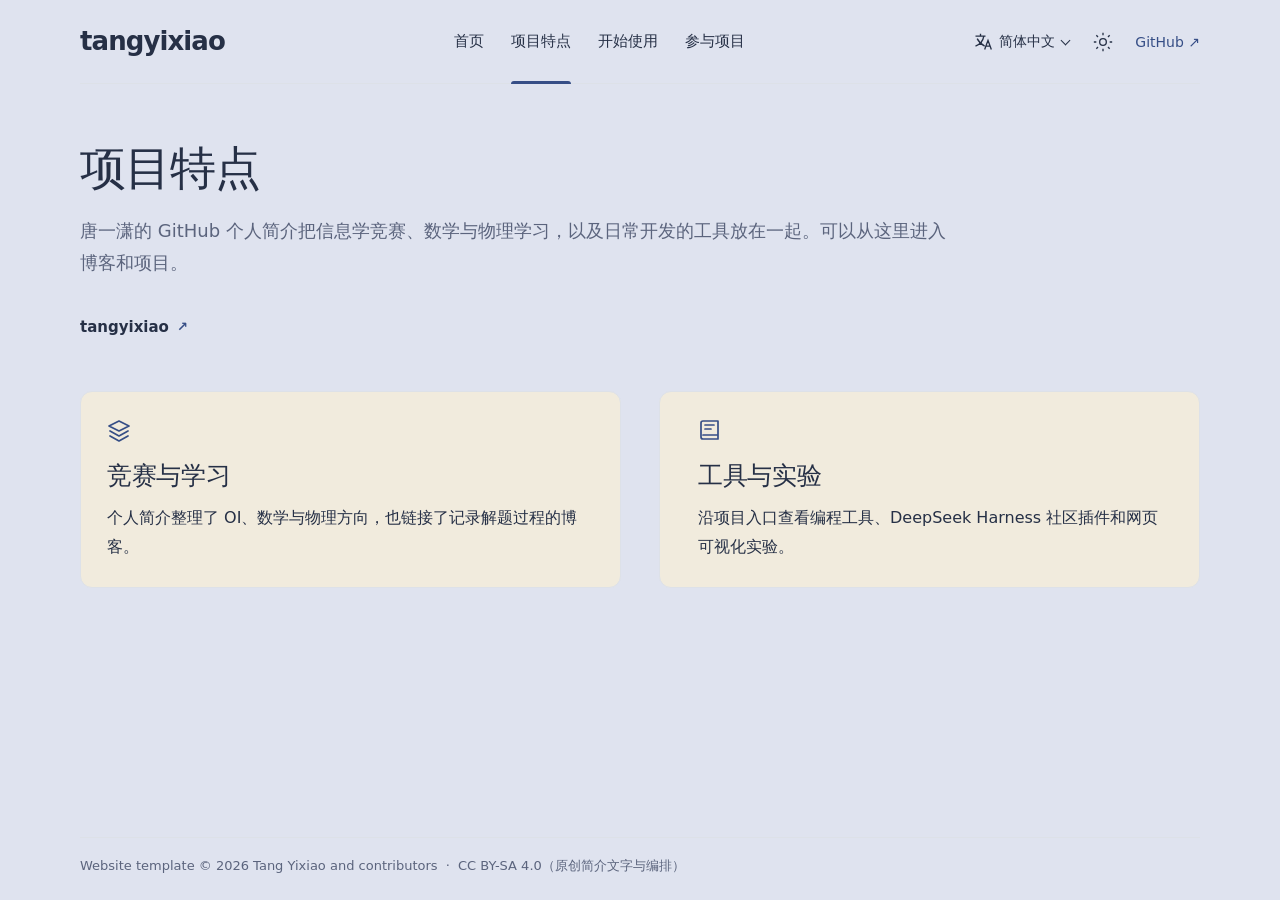
<file: project-website/site/features.html>
<!doctype html>
<html lang="zh-CN" data-locale="zh-CN" data-theme="system" data-default-theme="system" data-site-root="./">
<head>
  <meta charset="utf-8">
  <meta name="viewport" content="width=device-width, initial-scale=1">
  <meta name="generator" content="Project website template">
  <meta name="color-scheme" content="light dark">
  <meta name="description" content="唐一潇的 GitHub 个人简介把信息学竞赛、数学与物理学习，以及日常开发的工具放在一起。可以从这里进入博客和项目。">
  <meta name="theme-color" content="#ffffff" media="(prefers-color-scheme: light)">
  <meta name="theme-color" content="#18191b" media="(prefers-color-scheme: dark)">
  <title>项目特点 · tangyixiao</title>
  <link rel="alternate" hreflang="zh-CN" href="./features.html"><link rel="alternate" hreflang="en" href="./en/features.html">
  <link rel="icon" href="./favicon.svg" type="image/svg+xml">
  <script src="./theme-init.js"></script>
  <link rel="stylesheet" href="./style.css">
  <script src="./script.js" defer></script>
</head>
<body class="page-features" id="top">
  <a class="skip-link" href="#main">跳转到主要内容</a>
  <header class="site-header wrap">
    <a class="brand" href="./index.html">tangyixiao</a>
    <nav class="main-nav" id="main-nav" aria-label="主导航"><a href="./index.html">首页</a><a href="./features.html" aria-current="page">项目特点</a><a href="./download.html">开始使用</a><a href="./community.html">参与项目</a></nav>
    <div class="header-tools">
      <details class="language-picker picker">
        <summary aria-label="选择语言"><svg viewBox="0 0 24 24" fill="none" stroke="currentColor" stroke-width="1.6" aria-hidden="true"><path d="M3 5h12M9 2v3m4 0c-1 6-5 10-10 12m2-9c2 4 5 7 9 9m0 4 4-11 4 11m-6-4h4"/></svg><span class="language-current">简体中文</span></summary>
        <nav class="picker-menu" aria-label="选择语言"><a href="./features.html" lang="zh-CN" hreflang="zh-CN" aria-current="true">简体中文</a><a href="./en/features.html" lang="en" hreflang="en">English</a></nav>
      </details>
      <details class="theme-picker picker" hidden>
        <summary aria-label="选择主题"><svg class="theme-sun" viewBox="0 0 24 24" fill="none" stroke="currentColor" stroke-width="1.6" aria-hidden="true"><circle cx="12" cy="12" r="4"/><path d="M12 1v3m0 16v3M1 12h3m16 0h3M4 4l2 2m12 12 2 2M4 20l2-2M18 6l2-2"/></svg><svg class="theme-moon" viewBox="0 0 24 24" fill="none" stroke="currentColor" stroke-width="1.6" aria-hidden="true"><path d="M20.5 14A9 9 0 0 1 10 3.5 9 9 0 1 0 20.5 14Z"/></svg><span class="theme-current">跟随系统</span></summary>
        <div class="picker-menu"><button type="button" data-theme-choice="light" aria-pressed="false"><svg class="" viewBox="0 0 24 24" fill="none" stroke="currentColor" stroke-width="1.7" stroke-linecap="round" stroke-linejoin="round" aria-hidden="true"><circle cx="12" cy="12" r="4"/><path d="M12 1v3m0 16v3M1 12h3m16 0h3M4 4l2 2m12 12 2 2M4 20l2-2M18 6l2-2"/></svg><span>浅色</span></button><button type="button" data-theme-choice="dark" aria-pressed="false"><svg class="" viewBox="0 0 24 24" fill="none" stroke="currentColor" stroke-width="1.7" stroke-linecap="round" stroke-linejoin="round" aria-hidden="true"><path d="M20.5 14A9 9 0 0 1 10 3.5 9 9 0 1 0 20.5 14Z"/></svg><span>深色</span></button><button type="button" data-theme-choice="system" aria-pressed="false"><svg class="" viewBox="0 0 24 24" fill="none" stroke="currentColor" stroke-width="1.7" stroke-linecap="round" stroke-linejoin="round" aria-hidden="true"><rect x="2" y="3" width="20" height="14" rx="2"/><path d="M12 17v4m-5 0h10"/></svg><span>跟随系统</span></button></div>
      </details>
      <a class="repository-link" href="https://github.com/tangyixiao/tangyixiao">GitHub <span aria-hidden="true">↗</span></a>
      <button class="menu-toggle" type="button" aria-label="打开导航" data-open-label="打开导航" data-close-label="关闭导航" aria-expanded="false" aria-controls="main-nav" hidden><svg viewBox="0 0 24 24" fill="none" stroke="currentColor" stroke-width="1.8" aria-hidden="true"><path d="M3 6h18M3 12h18M3 18h18"/></svg></button>
    </div>
  </header>
  <main id="main" class="wrap"><header class="page-heading"><h1>项目特点</h1><p>唐一潇的 GitHub 个人简介把信息学竞赛、数学与物理学习，以及日常开发的工具放在一起。可以从这里进入博客和项目。</p></header><nav class="platforms" aria-label="支持的平台"><a class="platform-link" href="https://tangyixiao.github.io/tangyixiao/"><span>tangyixiao</span><span class="platform-arrow" aria-hidden="true">↗</span></a></nav><div class="feature-groups"><article class="feature guide-feature"><svg class="" viewBox="0 0 24 24" fill="none" stroke="currentColor" stroke-width="1.7" stroke-linecap="round" stroke-linejoin="round" aria-hidden="true"><path d="m12 3 10 5-10 5L2 8l10-5Zm-9 10 9 5 9-5M3 18l9 5 9-5"/></svg><div class="feature-copy"><h2>竞赛与学习</h2><p>个人简介整理了 OI、数学与物理方向，也链接了记录解题过程的博客。</p></div></article><article class="feature guide-feature"><svg class="" viewBox="0 0 24 24" fill="none" stroke="currentColor" stroke-width="1.7" stroke-linecap="round" stroke-linejoin="round" aria-hidden="true"><path d="M5 3h15v18H5a2 2 0 0 1-2-2V5a2 2 0 0 1 2-2Zm0 14h15M7 7h9M7 11h6"/></svg><div class="feature-copy"><h2>工具与实验</h2><p>沿项目入口查看编程工具、DeepSeek Harness 社区插件和网页可视化实验。</p></div></article></div></main>
  <footer class="site-footer wrap"><p>Website template © 2026 Tang Yixiao and contributors <span aria-hidden="true">·</span> <a href="https://github.com/tangyixiao/tangyixiao/blob/main/CONTENT-LICENSE.md">CC BY-SA 4.0（原创简介文字与编排）</a></p></footer>
</body>
</html>
</file>
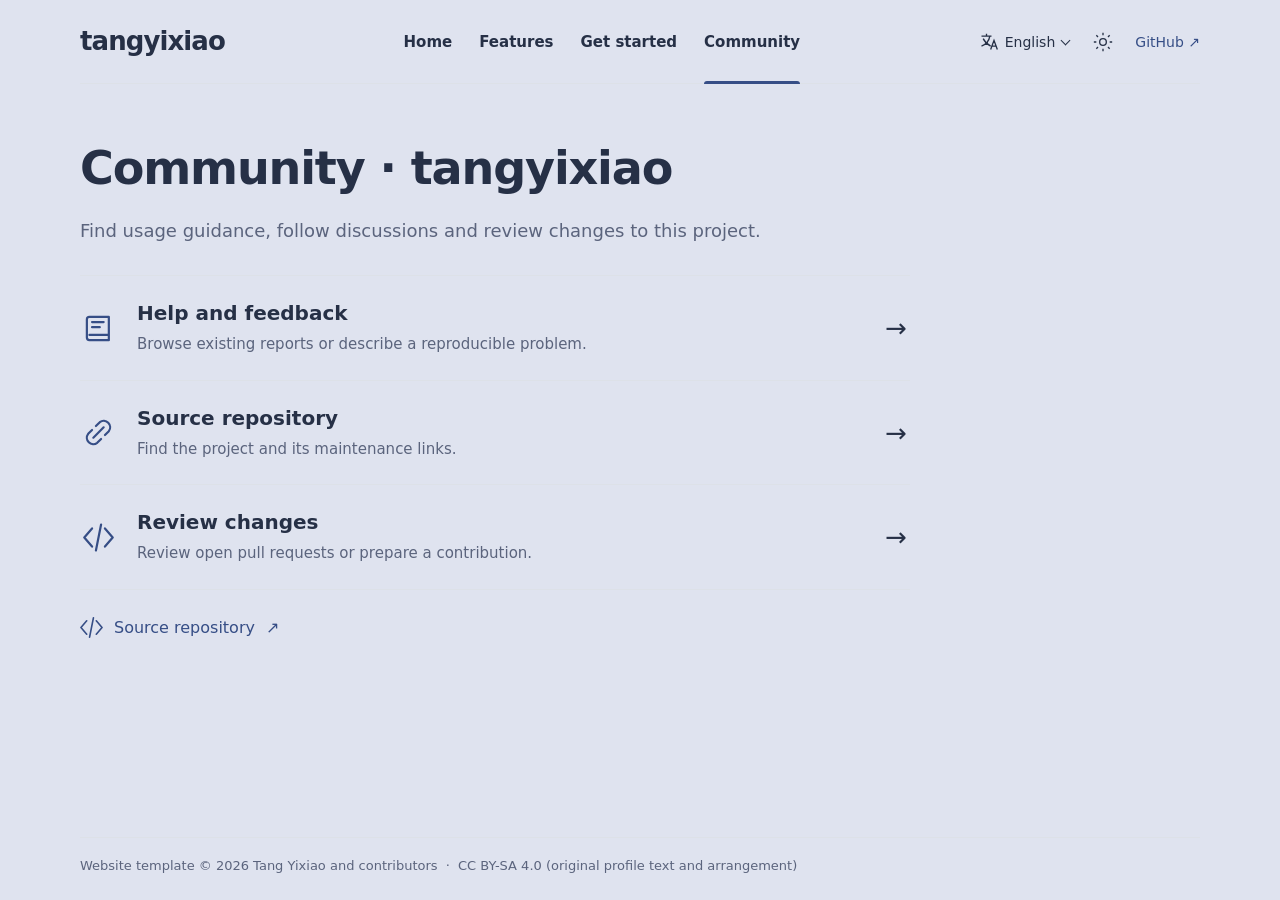
<file: project-website/site/en/community.html>
<!doctype html>
<html lang="en" data-locale="en" data-theme="system" data-default-theme="system" data-site-root="../">
<head>
  <meta charset="utf-8">
  <meta name="viewport" content="width=device-width, initial-scale=1">
  <meta name="generator" content="Project website template">
  <meta name="color-scheme" content="light dark">
  <meta name="description" content="Find usage guidance, follow discussions and review changes to this project.">
  <meta name="theme-color" content="#ffffff" media="(prefers-color-scheme: light)">
  <meta name="theme-color" content="#18191b" media="(prefers-color-scheme: dark)">
  <title>Community · tangyixiao</title>
  <link rel="alternate" hreflang="zh-CN" href="../community.html"><link rel="alternate" hreflang="en" href="../en/community.html">
  <link rel="icon" href="../favicon.svg" type="image/svg+xml">
  <script src="../theme-init.js"></script>
  <link rel="stylesheet" href="../style.css">
  <script src="../script.js" defer></script>
</head>
<body class="page-community" id="top">
  <a class="skip-link" href="#main">Skip to main content</a>
  <header class="site-header wrap">
    <a class="brand" href="./index.html">tangyixiao</a>
    <nav class="main-nav" id="main-nav" aria-label="Main navigation"><a href="./index.html">Home</a><a href="./features.html">Features</a><a href="./download.html">Get started</a><a href="./community.html" aria-current="page">Community</a></nav>
    <div class="header-tools">
      <details class="language-picker picker">
        <summary aria-label="Choose language"><svg viewBox="0 0 24 24" fill="none" stroke="currentColor" stroke-width="1.6" aria-hidden="true"><path d="M3 5h12M9 2v3m4 0c-1 6-5 10-10 12m2-9c2 4 5 7 9 9m0 4 4-11 4 11m-6-4h4"/></svg><span class="language-current">English</span></summary>
        <nav class="picker-menu" aria-label="Choose language"><a href="../community.html" lang="zh-CN" hreflang="zh-CN">简体中文</a><a href="../en/community.html" lang="en" hreflang="en" aria-current="true">English</a></nav>
      </details>
      <details class="theme-picker picker" hidden>
        <summary aria-label="Choose theme"><svg class="theme-sun" viewBox="0 0 24 24" fill="none" stroke="currentColor" stroke-width="1.6" aria-hidden="true"><circle cx="12" cy="12" r="4"/><path d="M12 1v3m0 16v3M1 12h3m16 0h3M4 4l2 2m12 12 2 2M4 20l2-2M18 6l2-2"/></svg><svg class="theme-moon" viewBox="0 0 24 24" fill="none" stroke="currentColor" stroke-width="1.6" aria-hidden="true"><path d="M20.5 14A9 9 0 0 1 10 3.5 9 9 0 1 0 20.5 14Z"/></svg><span class="theme-current">System</span></summary>
        <div class="picker-menu"><button type="button" data-theme-choice="light" aria-pressed="false"><svg class="" viewBox="0 0 24 24" fill="none" stroke="currentColor" stroke-width="1.7" stroke-linecap="round" stroke-linejoin="round" aria-hidden="true"><circle cx="12" cy="12" r="4"/><path d="M12 1v3m0 16v3M1 12h3m16 0h3M4 4l2 2m12 12 2 2M4 20l2-2M18 6l2-2"/></svg><span>Light</span></button><button type="button" data-theme-choice="dark" aria-pressed="false"><svg class="" viewBox="0 0 24 24" fill="none" stroke="currentColor" stroke-width="1.7" stroke-linecap="round" stroke-linejoin="round" aria-hidden="true"><path d="M20.5 14A9 9 0 0 1 10 3.5 9 9 0 1 0 20.5 14Z"/></svg><span>Dark</span></button><button type="button" data-theme-choice="system" aria-pressed="false"><svg class="" viewBox="0 0 24 24" fill="none" stroke="currentColor" stroke-width="1.7" stroke-linecap="round" stroke-linejoin="round" aria-hidden="true"><rect x="2" y="3" width="20" height="14" rx="2"/><path d="M12 17v4m-5 0h10"/></svg><span>System</span></button></div>
      </details>
      <a class="repository-link" href="https://github.com/tangyixiao/tangyixiao">GitHub <span aria-hidden="true">↗</span></a>
      <button class="menu-toggle" type="button" aria-label="Open navigation" data-open-label="Open navigation" data-close-label="Close navigation" aria-expanded="false" aria-controls="main-nav" hidden><svg viewBox="0 0 24 24" fill="none" stroke="currentColor" stroke-width="1.8" aria-hidden="true"><path d="M3 6h18M3 12h18M3 18h18"/></svg></button>
    </div>
  </header>
  <main id="main" class="wrap"><header class="page-heading"><h1>Community · tangyixiao</h1><p>Find usage guidance, follow discussions and review changes to this project.</p></header><div class="community-rows"><a class="community-row" href="https://github.com/tangyixiao/tangyixiao/issues"><svg class="" viewBox="0 0 24 24" fill="none" stroke="currentColor" stroke-width="1.7" stroke-linecap="round" stroke-linejoin="round" aria-hidden="true"><path d="M5 3h15v18H5a2 2 0 0 1-2-2V5a2 2 0 0 1 2-2Zm0 14h15M7 7h9M7 11h6"/></svg><span class="row-copy"><strong>Help and feedback</strong><span>Browse existing reports or describe a reproducible problem.</span></span><span class="arrow" aria-hidden="true">→</span></a><a class="community-row" href="https://github.com/tangyixiao/tangyixiao"><svg class="" viewBox="0 0 24 24" fill="none" stroke="currentColor" stroke-width="1.7" stroke-linecap="round" stroke-linejoin="round" aria-hidden="true"><path d="m10 7 3-3a5 5 0 0 1 7 7l-3 3M14 17l-3 3a5 5 0 0 1-7-7l3-3m1 6 8-8"/></svg><span class="row-copy"><strong>Source repository</strong><span>Find the project and its maintenance links.</span></span><span class="arrow" aria-hidden="true">→</span></a><a class="community-row" href="https://github.com/tangyixiao/tangyixiao/pulls"><svg class="" viewBox="0 0 24 24" fill="none" stroke="currentColor" stroke-width="1.7" stroke-linecap="round" stroke-linejoin="round" aria-hidden="true"><path d="m7 5-6 7 6 7M17 5l6 7-6 7M14 2l-4 20"/></svg><span class="row-copy"><strong>Review changes</strong><span>Review open pull requests or prepare a contribution.</span></span><span class="arrow" aria-hidden="true">→</span></a></div><a class="source-link" href="https://github.com/tangyixiao/tangyixiao"><svg class="" viewBox="0 0 24 24" fill="none" stroke="currentColor" stroke-width="1.7" stroke-linecap="round" stroke-linejoin="round" aria-hidden="true"><path d="m7 5-6 7 6 7M17 5l6 7-6 7M14 2l-4 20"/></svg>Source repository <span aria-hidden="true">↗</span></a></main>
  <footer class="site-footer wrap"><p>Website template © 2026 Tang Yixiao and contributors <span aria-hidden="true">·</span> <a href="https://github.com/tangyixiao/tangyixiao/blob/main/CONTENT-LICENSE.md">CC BY-SA 4.0 (original profile text and arrangement)</a></p></footer>
</body>
</html>
</file>
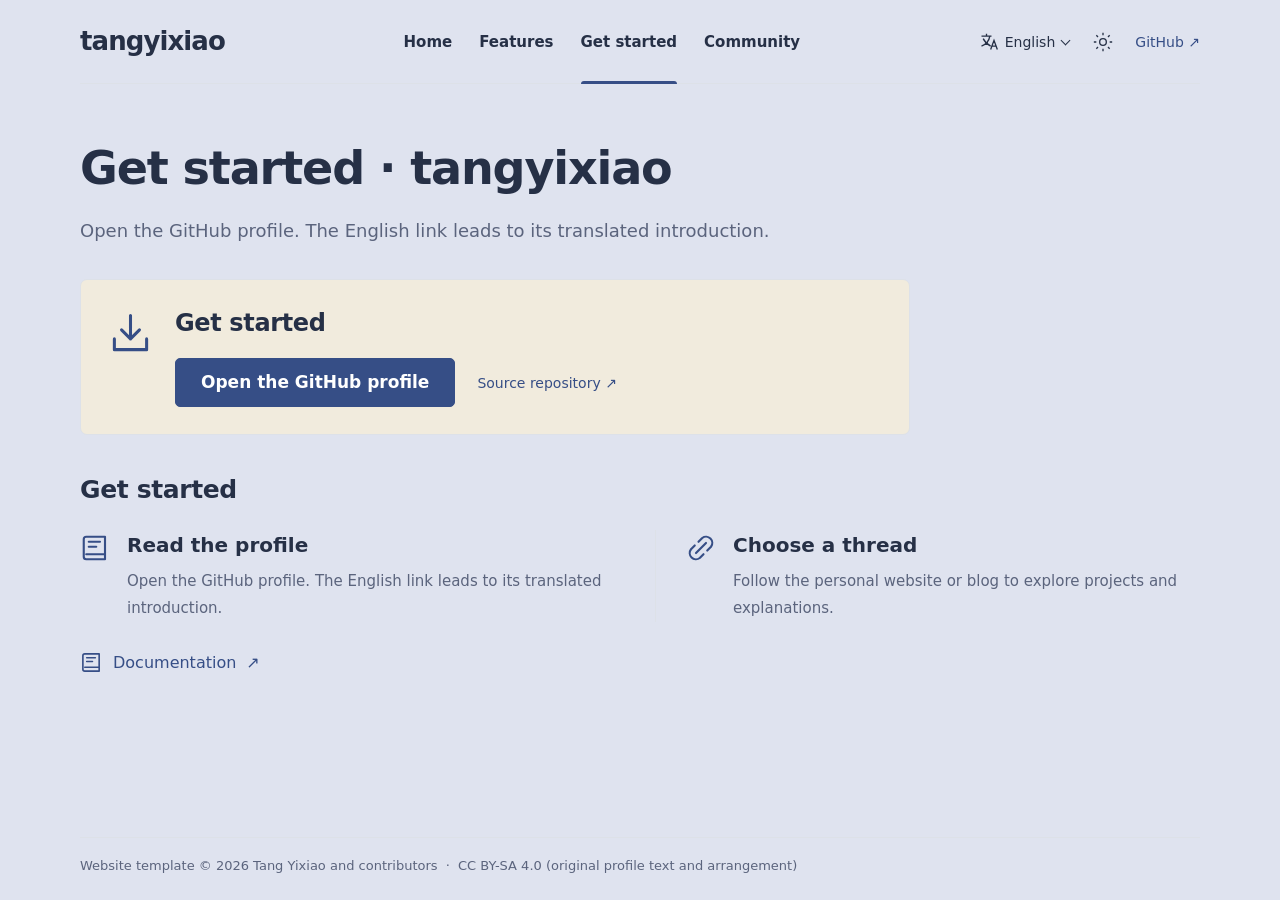
<file: project-website/site/en/download.html>
<!doctype html>
<html lang="en" data-locale="en" data-theme="system" data-default-theme="system" data-site-root="../">
<head>
  <meta charset="utf-8">
  <meta name="viewport" content="width=device-width, initial-scale=1">
  <meta name="generator" content="Project website template">
  <meta name="color-scheme" content="light dark">
  <meta name="description" content="Open the GitHub profile. The English link leads to its translated introduction.">
  <meta name="theme-color" content="#ffffff" media="(prefers-color-scheme: light)">
  <meta name="theme-color" content="#18191b" media="(prefers-color-scheme: dark)">
  <title>Get started · tangyixiao</title>
  <link rel="alternate" hreflang="zh-CN" href="../download.html"><link rel="alternate" hreflang="en" href="../en/download.html">
  <link rel="icon" href="../favicon.svg" type="image/svg+xml">
  <script src="../theme-init.js"></script>
  <link rel="stylesheet" href="../style.css">
  <script src="../script.js" defer></script>
</head>
<body class="page-download" id="top">
  <a class="skip-link" href="#main">Skip to main content</a>
  <header class="site-header wrap">
    <a class="brand" href="./index.html">tangyixiao</a>
    <nav class="main-nav" id="main-nav" aria-label="Main navigation"><a href="./index.html">Home</a><a href="./features.html">Features</a><a href="./download.html" aria-current="page">Get started</a><a href="./community.html">Community</a></nav>
    <div class="header-tools">
      <details class="language-picker picker">
        <summary aria-label="Choose language"><svg viewBox="0 0 24 24" fill="none" stroke="currentColor" stroke-width="1.6" aria-hidden="true"><path d="M3 5h12M9 2v3m4 0c-1 6-5 10-10 12m2-9c2 4 5 7 9 9m0 4 4-11 4 11m-6-4h4"/></svg><span class="language-current">English</span></summary>
        <nav class="picker-menu" aria-label="Choose language"><a href="../download.html" lang="zh-CN" hreflang="zh-CN">简体中文</a><a href="../en/download.html" lang="en" hreflang="en" aria-current="true">English</a></nav>
      </details>
      <details class="theme-picker picker" hidden>
        <summary aria-label="Choose theme"><svg class="theme-sun" viewBox="0 0 24 24" fill="none" stroke="currentColor" stroke-width="1.6" aria-hidden="true"><circle cx="12" cy="12" r="4"/><path d="M12 1v3m0 16v3M1 12h3m16 0h3M4 4l2 2m12 12 2 2M4 20l2-2M18 6l2-2"/></svg><svg class="theme-moon" viewBox="0 0 24 24" fill="none" stroke="currentColor" stroke-width="1.6" aria-hidden="true"><path d="M20.5 14A9 9 0 0 1 10 3.5 9 9 0 1 0 20.5 14Z"/></svg><span class="theme-current">System</span></summary>
        <div class="picker-menu"><button type="button" data-theme-choice="light" aria-pressed="false"><svg class="" viewBox="0 0 24 24" fill="none" stroke="currentColor" stroke-width="1.7" stroke-linecap="round" stroke-linejoin="round" aria-hidden="true"><circle cx="12" cy="12" r="4"/><path d="M12 1v3m0 16v3M1 12h3m16 0h3M4 4l2 2m12 12 2 2M4 20l2-2M18 6l2-2"/></svg><span>Light</span></button><button type="button" data-theme-choice="dark" aria-pressed="false"><svg class="" viewBox="0 0 24 24" fill="none" stroke="currentColor" stroke-width="1.7" stroke-linecap="round" stroke-linejoin="round" aria-hidden="true"><path d="M20.5 14A9 9 0 0 1 10 3.5 9 9 0 1 0 20.5 14Z"/></svg><span>Dark</span></button><button type="button" data-theme-choice="system" aria-pressed="false"><svg class="" viewBox="0 0 24 24" fill="none" stroke="currentColor" stroke-width="1.7" stroke-linecap="round" stroke-linejoin="round" aria-hidden="true"><rect x="2" y="3" width="20" height="14" rx="2"/><path d="M12 17v4m-5 0h10"/></svg><span>System</span></button></div>
      </details>
      <a class="repository-link" href="https://github.com/tangyixiao/tangyixiao">GitHub <span aria-hidden="true">↗</span></a>
      <button class="menu-toggle" type="button" aria-label="Open navigation" data-open-label="Open navigation" data-close-label="Close navigation" aria-expanded="false" aria-controls="main-nav" hidden><svg viewBox="0 0 24 24" fill="none" stroke="currentColor" stroke-width="1.8" aria-hidden="true"><path d="M3 6h18M3 12h18M3 18h18"/></svg></button>
    </div>
  </header>
  <main id="main" class="wrap"><header class="page-heading"><h1>Get started · tangyixiao</h1><p>Open the GitHub profile. The English link leads to its translated introduction.</p></header><section class="download-panel" aria-labelledby="download-version"><svg class="" viewBox="0 0 24 24" fill="none" stroke="currentColor" stroke-width="1.7" stroke-linecap="round" stroke-linejoin="round" aria-hidden="true"><path d="M12 2v13m-5-5 5 5 5-5M3 15v6h18v-6"/></svg><div><h2 id="download-version">Get started</h2><div class="download-actions"><a class="button button-primary" href="https://github.com/tangyixiao">Open the GitHub profile</a><a class="release-link" href="https://github.com/tangyixiao/tangyixiao">Source repository <span aria-hidden="true">↗</span></a></div></div></section><section class="getting-started" id="instructions"><h2>Get started</h2><div class="start-steps"><a class="start-step" href="https://github.com/tangyixiao"><span class="step-icon"><svg class="" viewBox="0 0 24 24" fill="none" stroke="currentColor" stroke-width="1.7" stroke-linecap="round" stroke-linejoin="round" aria-hidden="true"><path d="M5 3h15v18H5a2 2 0 0 1-2-2V5a2 2 0 0 1 2-2Zm0 14h15M7 7h9M7 11h6"/></svg></span><span><strong>Read the profile</strong><span>Open the GitHub profile. The English link leads to its translated introduction.</span></span></a><a class="start-step" href="https://github.com/tangyixiao/tangyixiao/blob/main/README.en.md"><span class="step-icon"><svg class="" viewBox="0 0 24 24" fill="none" stroke="currentColor" stroke-width="1.7" stroke-linecap="round" stroke-linejoin="round" aria-hidden="true"><path d="m10 7 3-3a5 5 0 0 1 7 7l-3 3M14 17l-3 3a5 5 0 0 1-7-7l3-3m1 6 8-8"/></svg></span><span><strong>Choose a thread</strong><span>Follow the personal website or blog to explore projects and explanations.</span></span></a></div></section><a class="docs-link" href="https://github.com/tangyixiao/tangyixiao/blob/main/README.en.md"><svg class="" viewBox="0 0 24 24" fill="none" stroke="currentColor" stroke-width="1.7" stroke-linecap="round" stroke-linejoin="round" aria-hidden="true"><path d="M5 3h15v18H5a2 2 0 0 1-2-2V5a2 2 0 0 1 2-2Zm0 14h15M7 7h9M7 11h6"/></svg>Documentation <span aria-hidden="true">↗</span></a></main>
  <footer class="site-footer wrap"><p>Website template © 2026 Tang Yixiao and contributors <span aria-hidden="true">·</span> <a href="https://github.com/tangyixiao/tangyixiao/blob/main/CONTENT-LICENSE.md">CC BY-SA 4.0 (original profile text and arrangement)</a></p></footer>
</body>
</html>
</file>
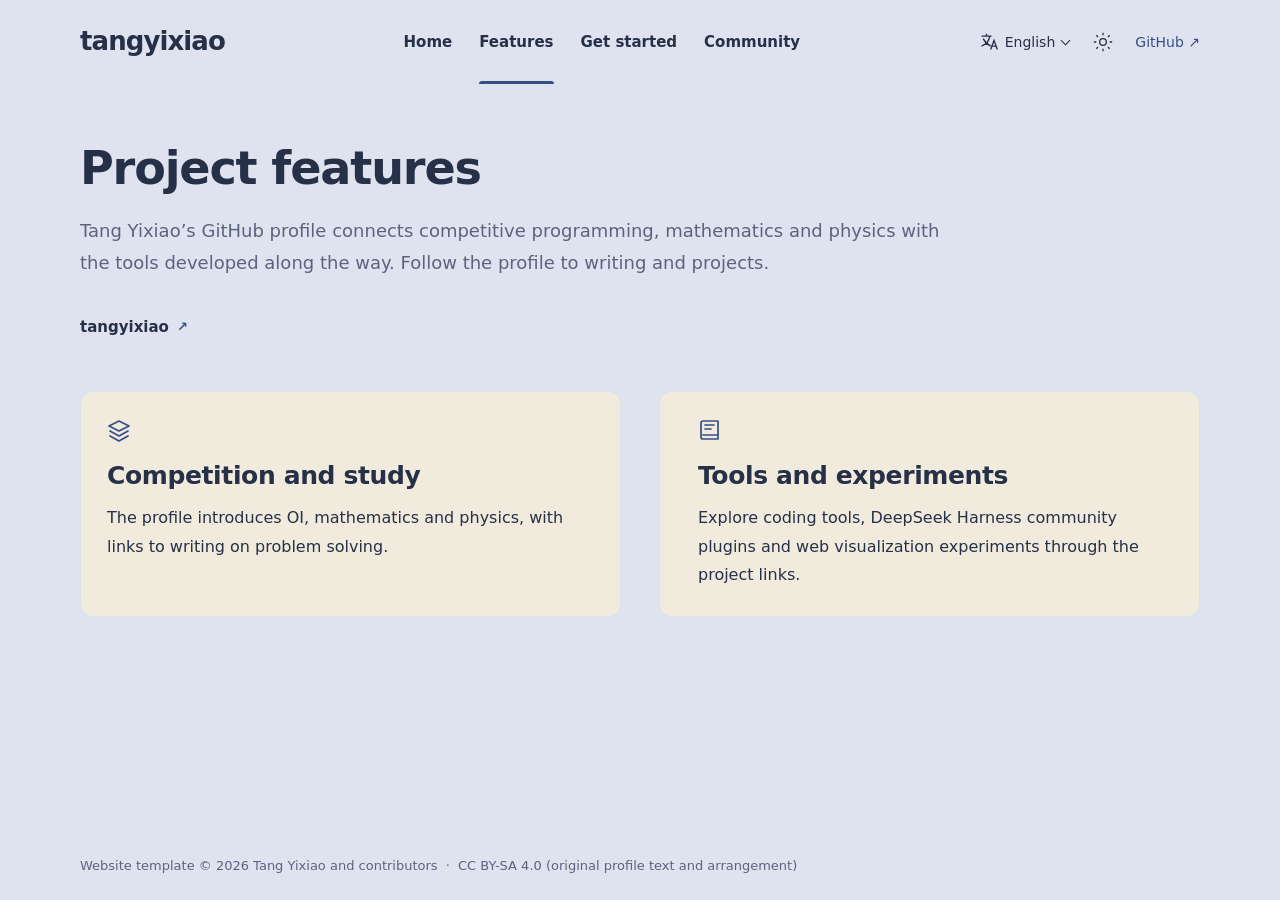
<file: project-website/site/en/features.html>
<!doctype html>
<html lang="en" data-locale="en" data-theme="system" data-default-theme="system" data-site-root="../">
<head>
  <meta charset="utf-8">
  <meta name="viewport" content="width=device-width, initial-scale=1">
  <meta name="generator" content="Project website template">
  <meta name="color-scheme" content="light dark">
  <meta name="description" content="Tang Yixiao’s GitHub profile connects competitive programming, mathematics and physics with the tools developed along the way. Follow the profile to writing and projects.">
  <meta name="theme-color" content="#ffffff" media="(prefers-color-scheme: light)">
  <meta name="theme-color" content="#18191b" media="(prefers-color-scheme: dark)">
  <title>Features · tangyixiao</title>
  <link rel="alternate" hreflang="zh-CN" href="../features.html"><link rel="alternate" hreflang="en" href="../en/features.html">
  <link rel="icon" href="../favicon.svg" type="image/svg+xml">
  <script src="../theme-init.js"></script>
  <link rel="stylesheet" href="../style.css">
  <script src="../script.js" defer></script>
</head>
<body class="page-features" id="top">
  <a class="skip-link" href="#main">Skip to main content</a>
  <header class="site-header wrap">
    <a class="brand" href="./index.html">tangyixiao</a>
    <nav class="main-nav" id="main-nav" aria-label="Main navigation"><a href="./index.html">Home</a><a href="./features.html" aria-current="page">Features</a><a href="./download.html">Get started</a><a href="./community.html">Community</a></nav>
    <div class="header-tools">
      <details class="language-picker picker">
        <summary aria-label="Choose language"><svg viewBox="0 0 24 24" fill="none" stroke="currentColor" stroke-width="1.6" aria-hidden="true"><path d="M3 5h12M9 2v3m4 0c-1 6-5 10-10 12m2-9c2 4 5 7 9 9m0 4 4-11 4 11m-6-4h4"/></svg><span class="language-current">English</span></summary>
        <nav class="picker-menu" aria-label="Choose language"><a href="../features.html" lang="zh-CN" hreflang="zh-CN">简体中文</a><a href="../en/features.html" lang="en" hreflang="en" aria-current="true">English</a></nav>
      </details>
      <details class="theme-picker picker" hidden>
        <summary aria-label="Choose theme"><svg class="theme-sun" viewBox="0 0 24 24" fill="none" stroke="currentColor" stroke-width="1.6" aria-hidden="true"><circle cx="12" cy="12" r="4"/><path d="M12 1v3m0 16v3M1 12h3m16 0h3M4 4l2 2m12 12 2 2M4 20l2-2M18 6l2-2"/></svg><svg class="theme-moon" viewBox="0 0 24 24" fill="none" stroke="currentColor" stroke-width="1.6" aria-hidden="true"><path d="M20.5 14A9 9 0 0 1 10 3.5 9 9 0 1 0 20.5 14Z"/></svg><span class="theme-current">System</span></summary>
        <div class="picker-menu"><button type="button" data-theme-choice="light" aria-pressed="false"><svg class="" viewBox="0 0 24 24" fill="none" stroke="currentColor" stroke-width="1.7" stroke-linecap="round" stroke-linejoin="round" aria-hidden="true"><circle cx="12" cy="12" r="4"/><path d="M12 1v3m0 16v3M1 12h3m16 0h3M4 4l2 2m12 12 2 2M4 20l2-2M18 6l2-2"/></svg><span>Light</span></button><button type="button" data-theme-choice="dark" aria-pressed="false"><svg class="" viewBox="0 0 24 24" fill="none" stroke="currentColor" stroke-width="1.7" stroke-linecap="round" stroke-linejoin="round" aria-hidden="true"><path d="M20.5 14A9 9 0 0 1 10 3.5 9 9 0 1 0 20.5 14Z"/></svg><span>Dark</span></button><button type="button" data-theme-choice="system" aria-pressed="false"><svg class="" viewBox="0 0 24 24" fill="none" stroke="currentColor" stroke-width="1.7" stroke-linecap="round" stroke-linejoin="round" aria-hidden="true"><rect x="2" y="3" width="20" height="14" rx="2"/><path d="M12 17v4m-5 0h10"/></svg><span>System</span></button></div>
      </details>
      <a class="repository-link" href="https://github.com/tangyixiao/tangyixiao">GitHub <span aria-hidden="true">↗</span></a>
      <button class="menu-toggle" type="button" aria-label="Open navigation" data-open-label="Open navigation" data-close-label="Close navigation" aria-expanded="false" aria-controls="main-nav" hidden><svg viewBox="0 0 24 24" fill="none" stroke="currentColor" stroke-width="1.8" aria-hidden="true"><path d="M3 6h18M3 12h18M3 18h18"/></svg></button>
    </div>
  </header>
  <main id="main" class="wrap"><header class="page-heading"><h1>Project features</h1><p>Tang Yixiao’s GitHub profile connects competitive programming, mathematics and physics with the tools developed along the way. Follow the profile to writing and projects.</p></header><nav class="platforms" aria-label="Supported platforms"><a class="platform-link" href="https://tangyixiao.github.io/tangyixiao/"><span>tangyixiao</span><span class="platform-arrow" aria-hidden="true">↗</span></a></nav><div class="feature-groups"><article class="feature guide-feature"><svg class="" viewBox="0 0 24 24" fill="none" stroke="currentColor" stroke-width="1.7" stroke-linecap="round" stroke-linejoin="round" aria-hidden="true"><path d="m12 3 10 5-10 5L2 8l10-5Zm-9 10 9 5 9-5M3 18l9 5 9-5"/></svg><div class="feature-copy"><h2>Competition and study</h2><p>The profile introduces OI, mathematics and physics, with links to writing on problem solving.</p></div></article><article class="feature guide-feature"><svg class="" viewBox="0 0 24 24" fill="none" stroke="currentColor" stroke-width="1.7" stroke-linecap="round" stroke-linejoin="round" aria-hidden="true"><path d="M5 3h15v18H5a2 2 0 0 1-2-2V5a2 2 0 0 1 2-2Zm0 14h15M7 7h9M7 11h6"/></svg><div class="feature-copy"><h2>Tools and experiments</h2><p>Explore coding tools, DeepSeek Harness community plugins and web visualization experiments through the project links.</p></div></article></div></main>
  <footer class="site-footer wrap"><p>Website template © 2026 Tang Yixiao and contributors <span aria-hidden="true">·</span> <a href="https://github.com/tangyixiao/tangyixiao/blob/main/CONTENT-LICENSE.md">CC BY-SA 4.0 (original profile text and arrangement)</a></p></footer>
</body>
</html>
</file>
<file: assets/fonts/fonts.css>
@font-face {
  font-family: 'Hanken Grotesk';
  font-style: normal;
  font-weight: 400;
  font-display: swap;
  src: url(cf4b8930b864b433.woff2) format('truetype');
}
@font-face {
  font-family: 'Hanken Grotesk';
  font-style: normal;
  font-weight: 500;
  font-display: swap;
  src: url(bac34dd4b9537444.woff2) format('truetype');
}
@font-face {
  font-family: 'Hanken Grotesk';
  font-style: normal;
  font-weight: 600;
  font-display: swap;
  src: url(0b905a4fc43ece05.woff2) format('truetype');
}
@font-face {
  font-family: 'Newsreader';
  font-style: normal;
  font-weight: 400;
  font-display: swap;
  src: url(d6c65600eb0149bc.woff2) format('truetype');
}
@font-face {
  font-family: 'Newsreader';
  font-style: normal;
  font-weight: 500;
  font-display: swap;
  src: url(3208926ba69d6886.woff2) format('truetype');
}
@font-face {
  font-family: 'Newsreader';
  font-style: normal;
  font-weight: 600;
  font-display: swap;
  src: url(151ae355673a2936.woff2) format('truetype');
}
@font-face {
  font-family: 'Newsreader';
  font-style: normal;
  font-weight: 700;
  font-display: swap;
  src: url(33e1f2853df3544d.woff2) format('truetype');
}
</file>
<file: assets/fonts/display.css>
@font-face {
  font-family: 'Cormorant Garamond';
  font-style: normal;
  font-weight: 400;
  font-display: swap;
  src: url(bb8f3c3b0ca40380.woff2) format('truetype');
}
@font-face {
  font-family: 'Cormorant Garamond';
  font-style: normal;
  font-weight: 600;
  font-display: swap;
  src: url(705776b6237d1fd4.woff2) format('truetype');
}
</file>
<file: assets/site.css>
/* Shared accessibility and reading primitives. Project compositions are separate. */
*{box-sizing:border-box}html{scroll-behavior:smooth;scroll-padding-top:90px}body{margin:0;background:var(--bg);color:var(--ink);font:400 16px/1.75 var(--font-body);-webkit-font-smoothing:antialiased}a{color:inherit;text-decoration-thickness:1px;text-underline-offset:5px}button,input{font:inherit}button,a{-webkit-tap-highlight-color:transparent}button{cursor:pointer}button:focus-visible,a:focus-visible,input:focus-visible{outline:3px solid var(--accent);outline-offset:4px}img{display:block;max-width:100%;height:auto}p{margin:0 0 1em}h1,h2,h3{line-height:1.18;font-weight:500;margin:0;text-wrap:balance}h1,h2{font-family:var(--font-display)}h1{letter-spacing:-.055em}h2{font-size:clamp(30px,4vw,54px);letter-spacing:-.035em}h3{font-size:21px}ul{padding-left:1.2em}.wrap{max-width:1440px;margin:auto;padding:0 64px}.eyebrow{font:500 12px/1.5 var(--font-mono);letter-spacing:.12em;text-transform:uppercase;color:var(--accent)}.lede{font-size:clamp(17px,1.7vw,22px);line-height:1.75;color:var(--muted);max-width:42em}.kicker{display:inline-flex;gap:12px;align-items:center;font:500 12px/1.6 var(--font-mono);letter-spacing:.06em}.kicker:before{content:"";width:7px;height:7px;border-radius:50%;background:var(--accent)}.btn{display:inline-flex;justify-content:center;align-items:center;gap:14px;min-height:48px;padding:12px 24px;border:1px solid var(--accent);background:var(--accent);color:var(--accent-ink);text-decoration:none;border-radius:4px;font:500 14px/1.5 var(--font-body);transition:transform .18s,filter .18s}.btn:hover{transform:translateY(-2px);filter:brightness(1.08)}.btn:active{transform:translateY(1px)}.btn.secondary{background:transparent;color:var(--ink);border-color:var(--line)}.actions{display:flex;flex-wrap:wrap;align-items:center;gap:14px;margin-top:32px}.text-link{font-size:14px;color:var(--muted)}.section{padding:100px 0}.section-heading{display:flex;align-items:baseline;gap:32px;justify-content:space-between;margin-bottom:48px}.section-heading p{max-width:34em;color:var(--muted);margin:0}.top-rule{border-top:1px solid var(--line)}.section-number{font:12px var(--font-mono);color:var(--accent);margin-bottom:20px}.status-note{color:var(--muted);max-width:65em;font-size:14px}.caps{list-style:none;padding:0;margin:0}.caps li{padding:26px 0;border-top:1px solid var(--line)}.caps h3{margin-bottom:12px}.caps p{color:var(--muted);margin:0;font-size:15px}.source-area{min-width:0}.source-link{font:12px/1.6 var(--font-mono);color:var(--muted);display:block;margin:0 0 14px;overflow-wrap:anywhere}.source-area>.docs-code{margin-top:0}.code-layout{display:grid;grid-template-columns:minmax(0,1fr) minmax(0,1.2fr);gap:80px;align-items:start}.site-footer{padding:56px 0 30px;border-top:1px solid var(--line)}.footer-top{display:flex;gap:40px;justify-content:space-between;align-items:center;margin-bottom:42px}.footer-name{font-family:var(--font-display);font-size:30px;letter-spacing:-.025em}.footer-links{display:flex;gap:24px;flex-wrap:wrap;font-size:13px;color:var(--muted)}.footer-bottom{font:11px/1.8 var(--font-mono);display:flex;justify-content:space-between;gap:24px;color:var(--muted)}.footer-bottom details{max-width:65%}.footer-bottom summary{cursor:pointer}.footer-bottom ul{padding-left:18px}.footer-bottom a{overflow-wrap:anywhere}
/* One functional navigation shell; the projects keep their own typography and art. */
.site-nav{position:sticky;top:0;z-index:60;height:76px;background:var(--bg);border-bottom:1px solid var(--line)}.nav-inner{height:100%;display:flex;align-items:center;gap:32px}.site-brand{font:600 17px/1.3 var(--font-body);letter-spacing:-.02em;text-decoration:none;max-width:38%;overflow-wrap:anywhere}.site-links{margin-left:auto;display:flex;gap:28px;align-items:center}.site-links a{font-size:13px;text-decoration:none;position:relative}.site-links a:after{content:"";position:absolute;bottom:-6px;left:0;width:0;height:1px;background:currentColor;transition:width .2s}.site-links a:hover:after{width:100%}.nav-controls{display:flex;align-items:center;gap:12px}.nav-cta{min-height:38px;padding:9px 17px;font-size:12px}.site-theme,.site-menu-toggle{height:40px;width:40px;display:grid;place-items:center;color:var(--ink);border:1px solid var(--line);background:transparent;border-radius:50%;padding:0}.site-theme:hover,.site-menu-toggle:hover{background:var(--surface)}.site-menu-toggle{display:none;border-radius:4px}.skip-link{position:absolute;left:-9999px;top:8px;background:var(--bg);padding:12px;z-index:90}.skip-link:focus{left:20px}.site-drawer{display:none}.site-nav.is-open .site-drawer{display:flex}.site-drawer{position:fixed;inset:76px 0 0;background:var(--bg);padding:48px 24px;flex-direction:column;gap:24px;font-size:26px}.site-drawer a{text-decoration:none}.site-drawer .drawer-note{font-size:14px;color:var(--muted);margin-top:auto}.site-drawer[hidden]{display:none!important}
/* Atlas — a copper and parchment historical folio. */
.atlas-hero{position:relative;padding:52px 0 70px;overflow:hidden}.atlas-dateline{display:flex;justify-content:space-between;border-block:1px solid var(--line);padding:12px 0;font:12px var(--font-mono);letter-spacing:.15em}.atlas-title{font-size:clamp(72px,12vw,176px);letter-spacing:.02em;text-align:center;margin:44px 0 14px;font-family:var(--font-display);font-weight:400}.atlas-subtitle{font:italic clamp(16px,2vw,26px) var(--font-display);text-align:center;color:var(--muted);margin-bottom:38px}.atlas-grid{display:grid;grid-template-columns:minmax(0,1fr) minmax(0,1.65fr);gap:72px;align-items:center}.atlas-grid .project-3d{min-height:480px}.atlas-copy{border-left:3px solid var(--accent);padding-left:30px}.atlas-copy h2{font-size:36px;margin:14px 0 24px}.atlas-flags{display:grid;grid-template-columns:repeat(4,1fr);gap:24px;border-block:1px solid var(--line);padding:40px 0}.atlas-flags a{display:flex;align-items:center;justify-content:center;min-height:100px}.atlas-flags img{max-height:140px;object-fit:contain}.atlas-margins{display:grid;grid-template-columns:180px minmax(0,1fr) minmax(0,1fr);gap:50px}.atlas-margins .caps li:first-child{border-top:0;padding-top:0}
/* Editorial — an actual reading room, with a red pencil interaction. */
.editorial-hero{padding:80px 0 60px}.editorial-masthead{display:flex;justify-content:space-between;gap:30px;border-bottom:3px double var(--line);padding-bottom:16px;font:12px var(--font-mono);letter-spacing:.08em}.editorial-columns{display:grid;grid-template-columns:minmax(0,1.25fr) minmax(0,.75fr);gap:90px;margin-top:58px}.editorial-title{font-size:clamp(58px,7.3vw,112px);font-weight:400;letter-spacing:-.035em}.editorial-title em{font-weight:400;color:var(--accent)}.editorial-intro{margin-top:36px;max-width:34em}.editorial-side{border-left:1px solid var(--line);padding-left:40px}.editorial-side .project-3d{min-height:380px}.editorial-note{font:italic 18px/1.8 var(--font-display);color:var(--muted);margin-top:24px}.proof-sheet{border:1px solid var(--line);padding:48px;background:var(--surface);position:relative}.proof-sheet:before{content:"01 / EDIT";font:11px var(--font-mono);color:var(--accent);display:block;margin-bottom:28px}.proof-sentence{font:400 clamp(24px,3vw,42px)/1.8 var(--font-display);letter-spacing:-.01em;margin-bottom:24px}.proof-sentence del{text-decoration-color:var(--accent);text-decoration-thickness:2px;color:var(--muted)}.proof-sentence ins{text-decoration:none;color:var(--accent);border-bottom:2px solid var(--accent)}.proof-sheet button{background:transparent;border:0;border-bottom:1px solid var(--accent);color:var(--accent);padding:6px 0;font-size:13px}.editorial-content{display:grid;grid-template-columns:minmax(0,1fr) minmax(0,1fr);gap:90px}.editorial-content .caps{counter-reset:entry}.editorial-content .caps li{counter-increment:entry;position:relative;padding-left:48px}.editorial-content .caps li:before{content:"0" counter(entry);position:absolute;left:0;top:28px;font:12px var(--font-mono);color:var(--accent)}
/* Academic folio — paper, typography and a genuine template preview. */
.folio-hero{padding:70px 0}.folio-topline{display:flex;gap:40px;align-items:center}.folio-seal{height:72px;width:72px;border:1px solid var(--accent);border-radius:50%;display:grid;place-items:center;font-family:var(--font-display);font-size:30px;color:var(--accent)}.folio-grid{display:grid;grid-template-columns:minmax(0,.92fr) minmax(0,1.08fr);gap:70px;align-items:center;margin-top:42px}.folio-title{font-size:clamp(56px,7vw,100px);font-family:var(--font-display);font-weight:400;letter-spacing:.005em}.folio-preview{padding:28px;background:var(--accent);box-shadow:18px 18px 0 var(--line)}.folio-preview img{width:100%;height:auto;background:#fff}.folio-meta{font:12px var(--font-mono);margin-top:20px;color:var(--muted)}.folio-layout{display:grid;grid-template-columns:minmax(0,1fr) minmax(0,1fr);gap:80px;align-items:center}.folio-layout .project-3d{min-height:430px}.folio-tabs{display:flex;gap:8px;margin-top:22px}.folio-tabs button{background:transparent;border:1px solid var(--line);color:var(--ink);padding:8px 16px;font-size:12px}.folio-tabs button[aria-pressed=true]{background:var(--accent);color:var(--accent-ink);border-color:var(--accent)}
/* Training notebook — legible learning records, not a made-up analytics board. */
.notebook-hero{padding:64px 0 74px}.notebook-head{display:grid;grid-template-columns:minmax(0,1.1fr) minmax(0,.9fr);gap:74px;align-items:center}.notebook-title{font-size:clamp(55px,7.5vw,108px);letter-spacing:-.055em}.notebook-title b{font-weight:500;color:var(--accent)}.notebook-model{background:var(--surface);border-radius:50% 50% 12px 12px;padding:28px 10px 0;border:1px solid var(--line)}.notebook-model .project-3d{min-height:440px}.learning-steps{margin-top:70px;display:grid;grid-template-columns:repeat(3,1fr);gap:32px}.learning-step{border-top:3px solid var(--accent);padding-top:20px}.learning-step span{font:12px var(--font-mono);color:var(--accent)}.learning-step h3{margin:16px 0}.learning-step p{font-size:15px;color:var(--muted)}.notebook-paper{background:var(--surface);border:1px solid var(--line);padding:42px;box-shadow:8px 10px 0 var(--line)}
/* Catalog — navigation through real folders and source materials. */
.catalog-hero{padding:74px 0 40px}.catalog-heading{display:flex;justify-content:space-between;gap:50px;align-items:flex-end;padding-bottom:48px;border-bottom:1px solid var(--line)}.catalog-title{font-size:clamp(60px,9vw,130px);line-height:.98}.catalog-heading .lede{max-width:28em}.catalog-index{display:grid;grid-template-columns:minmax(0,.6fr) minmax(0,1.4fr);gap:70px;padding-top:50px}.catalog-marker{position:sticky;top:110px;align-self:start;font:12px/2 var(--font-mono);color:var(--accent)}.directory-list{list-style:none;padding:0;margin:0}.directory-list li{border-bottom:1px solid var(--line)}.directory-list a{padding:22px 4px;display:flex;align-items:center;gap:22px;justify-content:space-between;text-decoration:none;transition:padding .2s,background .2s}.directory-list a:hover{padding-left:18px;background:var(--surface)}.directory-list .file-type{font:11px var(--font-mono);color:var(--muted);margin-left:auto}.directory-list strong{font-size:20px;font-weight:500;overflow-wrap:anywhere}.catalog-aside{padding:35px;border:1px solid var(--line);background:var(--surface)}
/* Terminal/tool pages use their own compact, typographic workbench. */
.terminal-hero{padding:54px 0 74px}.terminal-label{display:flex;align-items:center;gap:12px;font:12px var(--font-mono);color:var(--accent)}.terminal-label:before{content:"";width:9px;height:9px;background:var(--accent);border-radius:50%}.terminal-grid{display:grid;grid-template-columns:minmax(0,1fr) minmax(0,1.1fr);gap:70px;align-items:center;margin-top:52px}.terminal-title{font-size:clamp(52px,6vw,86px);font-family:var(--font-display);line-height:1.06}.terminal-stage{border:1px solid var(--line);border-radius:18px;background:var(--surface);padding:16px;box-shadow:0 28px 60px -45px var(--ink)}.terminal-stage .project-3d{min-height:430px}.terminal-facts{display:flex;gap:24px;font:11px var(--font-mono);margin-top:40px;color:var(--muted);flex-wrap:wrap}.terminal-facts span{border-left:2px solid var(--accent);padding-left:12px}
/* The archive is a photographic publication. The wall has a deliberate physical depth mode. */
.archive-hero{padding:42px 0 80px;overflow:hidden}.archive-masthead{display:flex;justify-content:space-between;align-items:center;gap:20px;font:11px var(--font-mono);letter-spacing:.1em;padding-bottom:20px;border-bottom:1px solid var(--line)}.archive-heading{display:grid;grid-template-columns:minmax(0,1.2fr) minmax(0,.8fr);gap:70px;align-items:end;margin-top:44px}.archive-year{font:400 clamp(70px,12vw,172px)/.9 var(--font-display);letter-spacing:-.06em}.archive-year small{font:500 .24em/1.6 var(--font-body);letter-spacing:.03em;display:block;margin-top:24px}.archive-heading .lede{font-size:17px;max-width:26em;margin-bottom:0}.archive-controls{display:flex;gap:12px;align-items:center;justify-content:space-between;margin:36px 0 0;font-size:12px}.archive-controls button{border:1px solid var(--line);padding:8px 16px;background:transparent;color:var(--ink);border-radius:30px}.archive-controls button[aria-pressed=true]{background:var(--ink);color:var(--bg)}.photo-wall{position:relative;display:grid;grid-template-columns:minmax(0,1.35fr) minmax(0,1fr) minmax(0,1fr);gap:24px;align-items:center;min-height:540px;perspective:1500px;padding:40px 0;transform-style:preserve-3d}.archive-print{position:relative;background:var(--paper,var(--surface));border:1px solid var(--line);padding:14px 14px 26px;box-shadow:0 12px 30px -20px #0006;transform:translateZ(0);transition:transform .6s,box-shadow .6s;display:block}.archive-print img{width:100%;height:340px;object-fit:contain}.photo-wall.is-depth .archive-print:nth-child(1){transform:rotateY(12deg) rotateX(3deg) translateZ(70px);z-index:3}.photo-wall.is-depth .archive-print:nth-child(2){transform:rotateY(-10deg) rotateZ(3deg) translateZ(-20px);z-index:2}.photo-wall.is-depth .archive-print:nth-child(3){transform:rotateY(-16deg) rotateZ(-3deg) translateZ(-80px);z-index:1}.photo-wall.is-depth .archive-print{box-shadow:25px 35px 50px -34px #000a}.archive-layout-poster .archive-heading{grid-template-columns:minmax(0,1fr);text-align:center;gap:30px}.archive-layout-poster .archive-heading .lede{margin:auto;max-width:45em}.archive-layout-poster .photo-wall{grid-template-columns:minmax(0,1fr) minmax(0,1.5fr) minmax(0,1fr)}.archive-layout-spread .archive-year{font-size:clamp(65px,9vw,126px)}.archive-layout-spread .photo-wall{grid-template-columns:minmax(0,1fr) minmax(0,1fr);gap:40px}.archive-layout-spread .archive-print:first-child{grid-row:span 2}.archive-layout-spread .archive-print:first-child img{height:470px}.archive-layout-spread .archive-print:not(:first-child) img{height:200px}.archive-layout-ribbon .archive-heading{grid-template-columns:minmax(0,.9fr) minmax(0,1.1fr)}.archive-layout-ribbon .photo-wall{grid-template-columns:repeat(3,1fr);border-block:1px solid var(--line);margin-top:30px}.archive-caption-row{display:grid;grid-template-columns:minmax(0,1fr) minmax(0,1fr) minmax(0,1fr);gap:24px;padding:0 0 28px;font:11px var(--font-mono);color:var(--muted)}.archive-links{display:grid;grid-template-columns:minmax(0,1fr) minmax(0,1fr);gap:80px}.archive-links p{max-width:45em}.archive-source{padding:32px;background:var(--surface);border-top:3px solid var(--accent)}
/* Timeline / tiny repositories remain purposeful and compact. */
.timeline-hero{padding:84px 0}.timeline-title{font-size:clamp(56px,8vw,118px);max-width:13ch}.timeline-grid{display:grid;grid-template-columns:minmax(0,.6fr) minmax(0,1.4fr);gap:80px;margin-top:56px}.timeline-date{font:400 44px/1.2 var(--font-display);color:var(--accent)}.timeline-entry{border-left:1px solid var(--line);padding-left:40px}.tiny-hero{padding:100px 0 80px}.tiny-title{font-size:clamp(70px,15vw,210px);font-family:var(--font-mono);letter-spacing:-.07em}.tiny-copy{display:grid;grid-template-columns:minmax(0,.7fr) minmax(0,1.3fr);gap:80px;margin-top:55px}.profile-hero{padding:70px 0}.profile-grid{display:grid;grid-template-columns:minmax(0,1.2fr) minmax(0,.8fr);gap:90px;align-items:center}.profile-title{font-size:clamp(65px,10vw,140px);font-family:var(--font-display);line-height:1.03}.profile-avatar{background:var(--surface);padding:55px;border-radius:50%;max-width:460px;margin:auto;border:1px solid var(--line)}.profile-avatar img{border-radius:50%;width:100%}.profile-disciplines{display:flex;gap:20px;flex-wrap:wrap;margin:30px 0;font:13px var(--font-mono);color:var(--accent)}
@media(max-width:1100px){.wrap{padding-inline:36px}.code-layout,.editorial-columns,.editorial-content,.atlas-grid,.folio-grid,.folio-layout,.notebook-head,.catalog-index,.terminal-grid,.profile-grid{gap:42px}.atlas-margins{grid-template-columns:120px minmax(0,1fr) minmax(0,1fr);gap:30px}.photo-wall{min-height:450px}.archive-print img{height:280px}.archive-heading{gap:40px}.profile-avatar{padding:35px}}
@media(max-width:767px){html{scroll-padding-top:78px}.wrap{padding-inline:22px}.section{padding:64px 0}.section-heading{display:block;margin-bottom:30px}.section-heading p{margin-top:18px}.site-nav{height:64px}.nav-inner{gap:14px}.site-brand{max-width:calc(100% - 110px);font-size:15px}.site-links,.nav-cta{display:none}.nav-controls{margin-left:auto}.site-menu-toggle{display:grid}.site-drawer{top:64px}.site-theme,.site-menu-toggle{height:38px;width:38px}.nav-controls{gap:8px}.code-layout,.editorial-columns,.editorial-content,.atlas-grid,.folio-grid,.folio-layout,.notebook-head,.catalog-index,.terminal-grid,.profile-grid,.archive-links,.timeline-grid,.tiny-copy{grid-template-columns:minmax(0,1fr);gap:38px}.lede{font-size:17px}.actions{gap:12px}.actions .btn{flex:1;min-width:140px}.footer-top{display:block;margin-bottom:30px}.footer-links{margin-top:24px;gap:18px}.footer-bottom{display:block}.footer-bottom details{max-width:100%;margin-top:16px}.atlas-hero{padding-top:28px}.atlas-title{font-size:76px;margin-top:32px}.atlas-subtitle{font-size:19px}.atlas-grid .project-3d{min-height:330px}.atlas-copy{padding-left:20px}.atlas-flags{grid-template-columns:minmax(0,1fr) minmax(0,1fr);gap:18px;padding:28px 0}.atlas-flags img{max-height:90px}.atlas-margins{grid-template-columns:minmax(0,1fr);gap:24px}.editorial-hero{padding:35px 0 45px}.editorial-masthead{font-size:10px;gap:18px}.editorial-columns{margin-top:35px}.editorial-title{font-size:60px}.editorial-side{border-left:0;padding-left:0}.editorial-side .project-3d{min-height:320px}.proof-sheet{padding:28px}.proof-sentence{font-size:28px}.folio-hero{padding:40px 0}.folio-title{font-size:56px}.folio-preview{padding:16px;box-shadow:8px 8px 0 var(--line)}.folio-seal{width:56px;height:56px;font-size:23px}.folio-topline{gap:20px}.folio-grid{margin-top:30px}.folio-layout .project-3d{min-height:320px}.notebook-hero{padding:40px 0}.notebook-title{font-size:58px}.notebook-model .project-3d{min-height:320px}.learning-steps{grid-template-columns:minmax(0,1fr);margin-top:38px;gap:24px}.notebook-paper{padding:25px}.catalog-hero{padding:40px 0}.catalog-heading{display:block;padding-bottom:30px}.catalog-title{font-size:66px}.catalog-heading .lede{margin-top:28px}.catalog-index{padding-top:30px}.catalog-marker{position:static}.directory-list strong{font-size:17px}.directory-list a{gap:15px}.terminal-hero{padding:35px 0}.terminal-title{font-size:54px}.terminal-grid{margin-top:30px}.terminal-stage{padding:8px}.terminal-stage .project-3d{min-height:320px}.archive-hero{padding-top:26px}.archive-masthead{font-size:10px;letter-spacing:.04em}.archive-heading,.archive-layout-ribbon .archive-heading{grid-template-columns:minmax(0,1fr);gap:28px;margin-top:34px}.archive-year{font-size:86px}.archive-heading .lede{max-width:none;font-size:15px}.archive-controls{margin-top:26px}.photo-wall,.archive-layout-poster .photo-wall,.archive-layout-spread .photo-wall,.archive-layout-ribbon .photo-wall{grid-template-columns:minmax(0,1fr);gap:25px;min-height:0;padding:32px 15px}.archive-print img,.archive-layout-spread .archive-print:first-child img,.archive-layout-spread .archive-print:not(:first-child) img{height:260px}.archive-layout-spread .archive-print:first-child{grid-row:auto}.photo-wall.is-depth .archive-print:nth-child(1){transform:rotateY(8deg) rotateZ(-3deg) translateZ(20px)}.photo-wall.is-depth .archive-print:nth-child(2){transform:rotateY(-8deg) rotateZ(3deg) translateZ(0)}.photo-wall.is-depth .archive-print:nth-child(3){transform:rotateY(8deg) rotateZ(-3deg) translateZ(-20px)}.archive-caption-row{display:none}.archive-layout-poster .archive-heading{text-align:left}.archive-layout-poster .archive-heading .lede{margin:0}.archive-layout-spread .archive-year{font-size:76px}.archive-source{padding:24px}.timeline-hero,.tiny-hero{padding:55px 0}.timeline-title{font-size:62px}.tiny-title{font-size:80px}.timeline-entry{padding-left:24px}.profile-hero{padding:40px 0}.profile-title{font-size:76px}.profile-avatar{max-width:300px;padding:30px}.profile-disciplines{font-size:12px;gap:14px}.caps li{padding:21px 0}}
@media(prefers-reduced-motion:reduce){html{scroll-behavior:auto}*,*:before,*:after{scroll-behavior:auto!important;animation:none!important;transition:none!important}.photo-wall .archive-print{transition:none}}

/* Code blocks scroll within their columns, including intermediate grid items. */
.code-layout>*,.editorial-content>*,.atlas-margins>*,.tiny-copy>*,.catalog-index>*,.timeline-grid>*{min-width:0}
</file>
<file: assets/docs-v3.css>
/* v3 documentation: restrained reading surface; page accent comes from its brand. */
:root{--doc-bg:var(--bg,#fbfbfa);--doc-surface:var(--surface,#f1f2ef);--doc-ink:var(--ink,#242622);--doc-muted:var(--muted,#666b62);--doc-line:var(--line,#dedfd9);--doc-accent:var(--accent,#65513c);--code-bg:#f4f5f2;--code-ink:#252c32;--code-comment:#6b756b;--code-key:#8c2c9b;--code-string:#21683c;--code-number:#925e10;--code-name:#155b8a;--code-error:#ab3541;--doc-font:var(--font-text,Inter,"Segoe UI","PingFang SC","Microsoft YaHei",sans-serif);--doc-mono:var(--font-mono,"SFMono-Regular",Consolas,monospace)}
html[data-theme=dark],html[data-color-mode=dark],html.dark{--doc-bg:var(--bg,#111310);--doc-surface:var(--surface,#1b1e19);--doc-ink:var(--ink,#e7eae2);--doc-muted:var(--muted,#a5ac9e);--doc-line:var(--line,#33392f);--doc-accent:var(--accent,#d3ba91);--code-bg:#181d20;--code-ink:#dfe6eb;--code-comment:#94a28e;--code-key:#c7a5ee;--code-string:#a2d4ad;--code-number:#e8ba7a;--code-name:#8bc9e8;--code-error:#f1a0a6;color-scheme:dark}
@media(prefers-color-scheme:dark){html:not([data-theme=light]):not([data-theme=dark]):not([data-color-mode=light]){--doc-bg:var(--bg,#111310);--doc-surface:var(--surface,#1b1e19);--doc-ink:var(--ink,#e7eae2);--doc-muted:var(--muted,#a5ac9e);--doc-line:var(--line,#33392f);--doc-accent:var(--accent,#d3ba91);--code-bg:#181d20;--code-ink:#dfe6eb;--code-comment:#94a28e;--code-key:#c7a5ee;--code-string:#a2d4ad;--code-number:#e8ba7a;--code-name:#8bc9e8;--code-error:#f1a0a6}}
html[data-docs=v3]{scroll-padding-top:108px}.docs-page{margin:0;min-height:100vh;color:var(--doc-ink);background:var(--doc-bg);font-family:var(--doc-font);-webkit-font-smoothing:antialiased}
.docs-page>.nav,.docs-default-nav{position:fixed;inset:0 0 auto;z-index:50;background:var(--doc-bg);border-bottom:1px solid var(--doc-line)}
.docs-default-nav{height:72px;display:flex;align-items:center;justify-content:space-between;padding:0 max(24px,calc((100vw - 1320px)/2));gap:24px}.docs-default-nav a{color:var(--doc-ink);text-decoration:none;font-size:14px}
.docs-shell{max-width:1320px;margin:auto;padding:126px 40px 100px;display:grid;grid-template-columns:220px minmax(0,850px);gap:80px;align-items:start;min-height:0;height:auto}
.docs-sidebar{position:sticky;top:106px;max-height:calc(100vh - 130px);overflow-y:auto;scrollbar-width:thin;font-size:13px;line-height:1.65;padding-right:12px}
.docs-back{color:var(--doc-ink);text-decoration:none;display:inline-block;padding:5px 0 25px;font-weight:550}.docs-toc{border-top:1px solid var(--doc-line);padding-top:23px}.docs-toc summary{cursor:pointer;font-size:13px;font-weight:600;letter-spacing:.02em}
.docs-toc ol,.docs-resources ul{list-style:none;padding:0;margin:18px 0 0}.docs-toc li{margin:3px 0}.docs-toc a{display:block;border-left:2px solid transparent;padding:4px 0 4px 12px;text-decoration:none;color:var(--doc-muted);overflow-wrap:anywhere}
.docs-toc .docs-level-2 a{padding-left:22px}.docs-toc .docs-level-3 a{padding-left:32px}.docs-toc a:hover,.docs-toc a[aria-current=location]{color:var(--doc-accent);border-color:var(--doc-accent)}
.docs-resources{margin-top:28px;border-top:1px solid var(--doc-line);padding-top:22px}.docs-resources h2{margin:0;font:600 12px/1.6 var(--doc-font);letter-spacing:.03em}.docs-resources li{margin:8px 0;overflow-wrap:anywhere}.docs-resources a{color:var(--doc-muted);text-decoration:none}.docs-resources a:hover{text-decoration:underline;color:var(--doc-accent)}
.docs-main{min-width:0;width:100%}.docs-intro{padding-bottom:38px;margin-bottom:42px;border-bottom:1px solid var(--doc-line)}.docs-eyebrow{font-size:11px;letter-spacing:.16em;font-weight:600;color:var(--doc-muted);margin:0 0 18px}
.docs-intro h1{font:500 clamp(30px,3.2vw,44px)/1.16 var(--doc-font);letter-spacing:-.035em;margin:0 0 16px;max-width:none;overflow-wrap:anywhere}.docs-intro>p:not(.docs-eyebrow){font-size:15px;line-height:1.7;color:var(--doc-muted);margin:0 0 20px}.docs-source{display:flex;gap:18px;align-items:center;flex-wrap:wrap;font-size:12px;color:var(--doc-muted)}.docs-source a{color:var(--doc-accent);text-decoration:none}.docs-source code{font-family:var(--doc-mono);font-size:11px}
.docs-markdown{font:400 16px/1.85 var(--doc-font);overflow-wrap:anywhere;min-width:0}.docs-markdown>:first-child{margin-top:0}.docs-markdown>:last-child{margin-bottom:0}.docs-markdown p,.docs-markdown ul,.docs-markdown ol,.docs-markdown blockquote,.docs-markdown details{margin:0 0 24px}
.docs-markdown h1,.docs-markdown h2,.docs-markdown h3,.docs-markdown h4,.docs-markdown h5,.docs-markdown h6{max-width:none;position:relative;scroll-margin-top:110px;line-height:1.4;text-wrap:initial;letter-spacing:-.02em;font-weight:550;color:var(--doc-ink)}
.docs-markdown h1{font-size:30px;margin:48px 0 24px}.docs-markdown h2{font-size:25px;margin:52px 0 24px;padding-bottom:13px;border-bottom:1px solid var(--doc-line)}.docs-markdown h3{font-size:20px;margin:38px 0 18px}.docs-markdown h4,.docs-markdown h5,.docs-markdown h6{font-size:17px;margin:30px 0 16px}
.docs-heading-anchor{margin-left:10px;font-size:.75em;opacity:0;text-decoration:none!important;color:var(--doc-muted)!important}.docs-markdown :is(h1,h2,h3,h4,h5,h6):hover .docs-heading-anchor,.docs-heading-anchor:focus-visible{opacity:1}
.docs-markdown a{color:var(--doc-accent);text-decoration:underline;text-decoration-thickness:1px;text-underline-offset:3px}.docs-markdown strong{font-weight:650}.docs-markdown ul,.docs-markdown ol{padding-left:1.6em}.docs-markdown li{margin:7px 0}.docs-markdown li>p{margin:0 0 12px}.docs-markdown hr{border:0;border-top:1px solid var(--doc-line);margin:42px 0}
.docs-markdown blockquote{margin-left:0;margin-right:0;border-left:3px solid var(--doc-line);padding:4px 0 4px 22px;color:var(--doc-muted)}.docs-markdown blockquote>:last-child{margin-bottom:0}.docs-markdown kbd{font:12px/1.7 var(--doc-mono);border:1px solid var(--doc-line);border-bottom-width:2px;border-radius:4px;padding:2px 6px;background:var(--doc-surface);color:var(--doc-ink)}
.docs-markdown :not(pre)>code{font: .87em/1.7 var(--doc-mono);padding:.16em .36em;border-radius:4px;background:var(--doc-surface);color:var(--doc-ink);box-decoration-break:clone}.docs-markdown details{border:1px solid var(--doc-line);border-radius:6px;padding:14px 18px}.docs-markdown summary{cursor:pointer;font-weight:550}.docs-markdown details[open]>summary{margin-bottom:18px}
.docs-markdown img.docs-image{display:block;max-width:100%;height:auto;margin:22px auto;border-radius:4px}.docs-markdown a:has(>img.docs-image){display:inline-block;max-width:100%}.docs-markdown a>img.docs-image{margin:0;vertical-align:middle}.docs-image-fallback{display:block;padding:16px 18px;margin-block:20px;border:1px solid var(--doc-line);font-size:13px}.docs-image-unavailable{color:var(--doc-muted);font-size:13px}.docs-align-center{text-align:center}.docs-align-right{text-align:right}
.docs-table-wrap{max-width:100%;overflow:auto;margin:28px 0;scrollbar-width:thin;border:1px solid var(--doc-line);border-radius:5px}.docs-markdown table{border-collapse:collapse;width:100%;font-size:14px;line-height:1.65}.docs-markdown th,.docs-markdown td{padding:12px 16px;text-align:left;border-bottom:1px solid var(--doc-line);min-width:100px}.docs-markdown th{background:var(--doc-surface);font-weight:600;white-space:nowrap}.docs-markdown tr:last-child td{border-bottom:0}.docs-markdown>table{display:block;max-width:100%;overflow:auto}
.docs-task-item{list-style:none;position:relative}.docs-task-box{width:15px;height:15px;margin:0 8px 0 -22px;vertical-align:-1px;accent-color:var(--doc-accent);opacity:1}
.docs-markdown .docs-alert{--alert:#6b8497;background:color-mix(in srgb,var(--alert) 6%,var(--doc-bg));border:0;border-left:3px solid var(--alert);border-radius:0 5px 5px 0;padding:18px 22px;color:var(--doc-ink);margin:28px 0}.docs-alert-title{display:block;color:var(--alert);font-size:14px;margin-bottom:8px}.docs-alert-tip{--alert:#3c8a65!important}.docs-alert-important{--alert:#9973bc!important}.docs-alert-warning{--alert:#b38632!important}.docs-alert-caution{--alert:#bd6360!important}
/* Code components work both in documents and in the landing page's source viewer. */
.docs-code{background:var(--code-bg);color:var(--code-ink);border:1px solid var(--doc-line);border-radius:7px;margin:24px 0;overflow:hidden;min-width:0;max-width:100%;font-weight:400}
.docs-code-toolbar{min-height:42px;display:flex;align-items:center;gap:14px;padding:8px 15px;border-bottom:1px solid var(--doc-line);font:11px/1.5 var(--doc-mono);color:var(--doc-muted)}.docs-code-language{font-weight:600;flex-shrink:0}.docs-code-file{min-width:0;overflow:hidden;text-overflow:ellipsis;white-space:nowrap}.docs-code-copy{margin-left:auto;border:1px solid var(--doc-line);background:transparent;color:var(--doc-muted);border-radius:4px;padding:4px 9px;font:11px/1.5 var(--doc-font);cursor:pointer;flex-shrink:0}.docs-code-copy:hover{background:var(--doc-surface);color:var(--doc-ink)}.docs-code-copy:disabled{cursor:default}.docs-code-copy[data-copy-state=success]{color:var(--code-string)}.docs-copy-status{position:absolute;clip-path:inset(50%);width:1px;height:1px;overflow:hidden;white-space:nowrap}
.docs-code pre{margin:0!important;padding:20px 22px!important;background:transparent!important;border:0!important;max-width:100%;overflow:auto;white-space:pre!important;tab-size:4;scrollbar-width:thin}.docs-code pre code{font:13px/1.8 var(--doc-mono)!important;color:var(--code-ink);background:none!important;padding:0!important;white-space:pre!important;overflow-wrap:normal!important;word-break:normal!important;display:block}
.highlight :is(.tok-c,.tok-c1,.tok-cm,.tok-cp,.tok-cs,.tok-ch){color:var(--code-comment)}.highlight :is(.tok-k,.tok-kc,.tok-kd,.tok-kn,.tok-kp,.tok-kr,.tok-kt,.tok-o,.tok-ow){color:var(--code-key)}.highlight :is(.tok-s,.tok-s1,.tok-s2,.tok-sa,.tok-sb,.tok-sc,.tok-sd,.tok-se,.tok-sh,.tok-si,.tok-sr,.tok-ss,.tok-dl){color:var(--code-string)}.highlight :is(.tok-m,.tok-mb,.tok-mf,.tok-mh,.tok-mi,.tok-mo,.tok-il){color:var(--code-number)}.highlight :is(.tok-nf,.tok-nc,.tok-nd,.tok-ne,.tok-nn,.tok-nt,.tok-na,.tok-nb,.tok-bp,.tok-fm){color:var(--code-name)}.highlight .tok-err{color:var(--code-error)}.highlight :is(.tok-gd,.tok-ge){color:var(--code-error)}.highlight .tok-gi{color:var(--code-string)}
.docs-footer{max-width:1240px;margin:0 auto;padding:25px 40px 40px;border-top:1px solid var(--doc-line);display:flex;gap:24px;font-size:13px}.docs-footer a{color:var(--doc-muted)}.docs-page .footer.closing,.docs-page .footer.closing>.wrap{height:auto;min-height:0;max-height:none;display:block}.docs-page .footer.closing{padding-block:50px 30px}.docs-page .closing-head{margin-bottom:42px}
.docs-page :focus-visible,.docs-code :focus-visible{outline:2px solid var(--doc-accent);outline-offset:4px}
@media(max-width:1100px){.docs-shell{padding-inline:30px;grid-template-columns:190px minmax(0,1fr);gap:42px}}
@media(max-width:767px){.docs-shell{display:block;padding:98px 22px 65px}.docs-sidebar{position:static;max-height:none;padding:0;overflow:visible;margin-bottom:34px}.docs-back{padding-bottom:18px}.docs-toc{padding-top:17px}.docs-toc nav{max-height:230px;overflow:auto}.docs-toc ol{margin-top:12px}.docs-resources{margin-top:17px;padding-top:16px}.docs-resources ul{display:flex;flex-wrap:wrap;gap:6px 20px;margin-top:10px}.docs-resources li{margin:0}.docs-intro{padding-bottom:28px;margin-bottom:30px}.docs-intro h1{font-size:30px}.docs-markdown{font-size:15px;line-height:1.85}.docs-markdown h1{font-size:26px}.docs-markdown h2{font-size:22px;margin-top:40px}.docs-markdown h3{font-size:19px}.docs-heading-anchor{opacity:.5}.docs-code pre{padding:16px!important}.docs-code pre code{font-size:12px!important}.docs-code-toolbar{padding:8px 12px}.docs-markdown th,.docs-markdown td{padding:10px 13px}.docs-markdown .docs-alert{padding:15px 17px}.docs-footer{padding-inline:22px}.docs-default-nav{height:65px;padding-inline:22px}}
@media(prefers-reduced-motion:reduce){html[data-docs=v3]{scroll-behavior:auto}.docs-page *{animation:none!important;transition:none!important}}
</file>
<file: assets/polish.css>
/* Parent review: compact Chinese headline metrics and one clear 3D label. */
.flash-aster .aster-h1{font-size:clamp(62px,7vw,90px)}.flash-aster .aster-h1 span{font-size:clamp(34px,4.2vw,59px);font-style:normal;line-height:1.22;letter-spacing:-.04em;margin-top:14px}.flash-aster .aster-stage__tag{position:static;display:block;margin-bottom:12px;font-size:10px;letter-spacing:.06em}.flash-aster .aster-stage__caption{display:none}.flash-aster .aster-stage{padding-top:20px}.flash-aster .aster-stage .project-3d{min-height:420px}.project-3d__concept-note{display:none}.harness-gauges,.wb-facts{list-style:none;padding-left:0}.real-product-image{display:block;overflow:hidden}.real-product-image img{width:100%;height:auto;object-fit:contain}.wb-media__frame .real-product-image+.real-product-image{margin-top:20px}.wb-media__frame img{max-height:420px}.harness-gauges p,.wb-facts p{margin:0;color:var(--f-ink-2);font-size:14px;line-height:1.65}.harness-gauges h3,.wb-facts h3{font-size:19px;margin-bottom:12px}.harness-instrument__note{display:none}
@media(max-width:720px){.flash-aster .aster-h1{font-size:60px}.flash-aster .aster-h1 span{font-size:35px;line-height:1.2}.flash-aster .aster-stage .project-3d{min-height:360px}.flash-aster .aster-stage{padding:18px}.wb-media__frame img{max-height:330px}}
.harness-instrument__label,.nexus-rig__tag{position:static;display:block;padding:12px 0;color:var(--f-ink-2);letter-spacing:.06em;font-size:11px}.nexus-rig__tag{padding:14px 16px 0}.nexus-rig__coord{display:none}.harness-gauges h3{font-size:16px}.harness-gauges p{font-size:13px}.harness-gauges{margin:0}.wb-facts{margin-bottom:0}
.flash-workbuddy .wb-heading span{font-family:var(--font-body);font-size:clamp(28px,3.3vw,45px);font-weight:500;line-height:1.2;letter-spacing:-.035em;margin-top:26px}.harness-rail__title{font-family:var(--font-body);line-height:1.25}.flash-nexus .nexus-rig__tag{color:var(--f-ink-2)}
@media(max-width:720px){.flash-workbuddy .wb-heading span{font-size:29px;margin-top:20px}}
</file>
<file: project-website/site/style.css>
:root {
  color-scheme: light;
  --page: #fff;
  --ink: #121419;
  --muted: #525966;
  --line: #dde1e8;
  --blue: #1859e8;
  --blue-hover: #0646d1;
  --button-ink: #fff;
  --surface: #f6f8fc;
  --code-panel: #fcf7ef;
  --training-panel: #f0f8f5;
  --code: #97600e;
  --training: #087d65;
  --focus: #b84309;
  --light-image: block;
  --dark-image: none;
  font-family: "Segoe UI", "Microsoft YaHei", "PingFang SC", system-ui, sans-serif;
  font-synthesis: none;
  text-rendering: optimizeLegibility;
  -webkit-text-size-adjust: 100%;
}

:root[data-theme="dark"] {
  color-scheme: dark;
  --page: #18191b;
  --ink: #f2f2f3;
  --muted: #b8bbc1;
  --line: #414348;
  --blue: #99bfff;
  --blue-hover: #c1d7ff;
  --button-ink: #14223a;
  --surface: #212326;
  --code-panel: transparent;
  --training-panel: transparent;
  --code: #e3b573;
  --training: #7dc8b2;
  --focus: #ffc28b;
  --light-image: none;
  --dark-image: block;
}

/* This also works before JavaScript runs, and when it is disabled. */
@media (prefers-color-scheme: dark) {
  :root[data-theme="system"] {
    color-scheme: dark;
    --page: #18191b;
    --ink: #f2f2f3;
    --muted: #b8bbc1;
    --line: #414348;
    --blue: #99bfff;
    --blue-hover: #c1d7ff;
    --button-ink: #14223a;
    --surface: #212326;
    --code-panel: transparent;
    --training-panel: transparent;
    --code: #e3b573;
    --training: #7dc8b2;
    --focus: #ffc28b;
    --light-image: none;
    --dark-image: block;
  }
}

* { box-sizing: border-box; }
[hidden] { display: none !important; }
html { scroll-padding-top: 24px; }
body { margin: 0; min-height: 100vh; display: flex; flex-direction: column; background: var(--page); color: var(--ink); }
main { flex: 1; }
a { color: var(--blue); text-underline-offset: 4px; }
a:hover { text-decoration: underline; }
button, a, summary { -webkit-tap-highlight-color: transparent; }
a:focus-visible, button:focus-visible, summary:focus-visible { outline: 3px solid var(--focus); outline-offset: 4px; border-radius: 3px; }
button { font: inherit; }
svg { display: block; width: 24px; height: 24px; flex: 0 0 auto; }
h1, h2, h3, p, figure { margin: 0; }
h1, h2, h3 { overflow-wrap: anywhere; }
h1 { font-size: clamp(36px, 3.7vw, 52px); line-height: 1.28; font-weight: 750; letter-spacing: -0.025em; }
h2 { font-size: 29px; line-height: 1.4; font-weight: 700; letter-spacing: -0.015em; }
h3 { font-size: 23px; line-height: 1.45; font-weight: 700; }
.wrap { width: min(100% - 88px, 1120px); margin-inline: auto; }
.skip-link { position: absolute; z-index: 20; top: 12px; left: 12px; padding: 10px 16px; background: var(--page); border: 2px solid var(--blue); transform: translateY(-160%); }
.skip-link:focus { transform: none; }
.light-image { display: var(--light-image) !important; }
.dark-image { display: var(--dark-image) !important; }

.site-header { min-height: 84px; display: flex; align-items: center; gap: 32px; border-bottom: 1px solid var(--line); }
.brand { min-width: 0; max-width: 25%; color: var(--ink); font-size: 26px; line-height: 1.2; font-weight: 750; letter-spacing: -0.035em; text-decoration: none; overflow-wrap: anywhere; }
.brand:hover { text-decoration: none; }
.main-nav { display: flex; align-self: stretch; flex-shrink: 0; align-items: stretch; gap: 27px; margin-inline: auto; }
.main-nav a { position: relative; display: flex; align-items: center; font-size: 15px; font-weight: 600; color: var(--ink); text-decoration: none; padding-block: 13px; }
.main-nav a:hover { color: var(--blue); }
.main-nav a[aria-current="page"]::after { position: absolute; content: ""; bottom: -1px; inset-inline: 0; height: 3px; background: var(--blue); border-radius: 3px 3px 0 0; }
.header-tools { display: flex; align-items: center; gap: 14px; flex-shrink: 0; }
.repository-link { white-space: nowrap; text-decoration: none; font-size: 14px; }
.menu-toggle { display: none; }
.picker { position: relative; }
.picker summary { display: flex; align-items: center; gap: 6px; min-height: 44px; cursor: pointer; list-style: none; font-size: 14px; }
.picker summary::-webkit-details-marker { display: none; }
.picker summary > svg { width: 20px; height: 20px; }
.language-picker summary::after { content: ""; width: 6px; height: 6px; margin: -3px 2px 0 1px; border: solid currentColor; border-width: 0 1px 1px 0; transform: rotate(45deg); }
.theme-current { position: absolute; width: 1px; height: 1px; margin: -1px; padding: 0; overflow: hidden; clip-path: inset(50%); white-space: nowrap; border: 0; }
.theme-picker summary { justify-content: center; min-width: 36px; }
.theme-picker .theme-moon { display: none; }
.theme-picker[data-mode="dark"] .theme-sun { display: none; }
.theme-picker[data-mode="dark"] .theme-moon { display: block; }
.picker-menu { position: absolute; z-index: 15; top: calc(100% + 8px); right: -10px; display: grid; gap: 2px; min-width: 146px; padding: 6px; border: 1px solid var(--line); border-radius: 6px; background: var(--page); }
.picker-menu a, .picker-menu button { display: flex; align-items: center; justify-content: space-between; gap: 14px; min-height: 42px; width: 100%; padding: 9px 10px; border: 0; border-radius: 3px; background: transparent; color: var(--ink); font-size: 14px; line-height: 1.5; text-align: start; text-decoration: none; cursor: pointer; white-space: nowrap; }
.picker-menu a:hover, .picker-menu button:hover { background: var(--surface); }
.picker-menu [aria-current="true"], .picker-menu [aria-pressed="true"] { color: var(--blue); font-weight: 650; }
.picker-menu [aria-current="true"]::after, .picker-menu [aria-pressed="true"]::after { content: "✓"; }

.hero { display: grid; grid-template-columns: minmax(0, 1.35fr) minmax(280px, 0.8fr); align-items: center; gap: 56px; padding: 48px 20px 42px; }
.hero-copy { padding-bottom: 12px; }
.hero-description { max-width: 610px; margin-top: 24px; font-size: 18px; line-height: 1.85; }
.hero-description p + p { margin-top: 4px; }
.platforms { display: flex; align-items: center; flex-wrap: wrap; gap: 12px 26px; margin-top: 24px; }
.platform-link { display: inline-flex; align-items: center; gap: 8px; min-height: 44px; color: var(--ink); font-size: 15px; font-weight: 600; text-decoration: none; }
.platform-link img { display: block; width: 30px; height: 30px; object-fit: contain; }
.platform-link:not(.wordmark) img { background: #fff; padding: 2px; border-radius: 3px; }
.platform-link.wordmark img { width: 91px; height: 46px; }
.platform-link:hover { text-decoration: none; opacity: 0.8; }
.platform-arrow { color: var(--blue); font-size: 13px; }
.hero-actions { display: flex; gap: 16px; margin-top: 28px; flex-wrap: wrap; }
.button { display: inline-flex; min-height: 49px; align-items: center; justify-content: center; padding: 10px 25px; border: 1px solid; border-radius: 5px; font-size: 17px; line-height: 1.5; font-weight: 650; text-decoration: none; }
.button:hover { text-decoration: none; }
.button-primary { background: var(--blue); border-color: var(--blue); color: var(--button-ink); }
.button-primary:hover { background: var(--blue-hover); border-color: var(--blue-hover); }
.button-secondary { background: transparent; border-color: var(--line); color: var(--ink); min-width: 155px; }
.button-secondary:hover { background: var(--surface); }
.release-note { color: var(--muted); margin-top: 12px; font-size: 14px; line-height: 1.6; }
.product-preview { width: 100%; max-width: 320px; justify-self: center; }
.product-preview figcaption { text-align: center; color: var(--muted); font-size: 12px; line-height: 1.65; margin-top: 10px; }
.product-image { display: block; width: 100%; height: auto; max-height: 430px; object-fit: contain; }
.device { min-height: 365px; padding: 13px 13px 18px; border: 6px solid #45484e; border-bottom-width: 3px; border-radius: 36px 36px 14px 14px; overflow: hidden; background: #191c20; color: #f6f7f8; }
.device-status { display: flex; align-items: center; justify-content: space-between; margin: 0 10px 22px; font-size: 11px; }
.device-signals { display: flex; gap: 5px; align-items: flex-end; height: 12px; }
.device-signals i { width: 7px; height: 11px; background: #fff; border-radius: 1px; }
.device-signals i:first-child { width: 13px; border-radius: 50% 50% 2px 2px; clip-path: polygon(0 0, 100% 0, 50% 100%); }
.device-signals i:nth-child(2) { clip-path: polygon(100% 0, 100% 100%, 0 100%); }
.app-heading { display: flex; align-items: center; justify-content: space-between; padding: 0 8px; gap: 10px; }
.app-heading strong { font-size: 20px; font-weight: 650; overflow-wrap: anywhere; }
.app-tools { display: flex; gap: 15px; align-items: center; }
.app-tools svg { width: 18px; height: 18px; }
.app-tools > span { font-size: 24px; line-height: 1; }
.app-tabs { display: flex; justify-content: space-between; margin-top: 20px; border-bottom: 1px solid #3b3e44; }
.app-tab { display: grid; gap: 5px; justify-items: center; padding: 0 9px 8px; font-size: 13px; line-height: 1.5; }
.app-tab svg { width: 21px; height: 21px; }
.app-tab.is-current { color: #9ac6ff; border-bottom: 2px solid #9ac6ff; }
.app-items { display: grid; gap: 7px; margin-top: 11px; }
.app-item { display: flex; align-items: center; gap: 12px; background: #2b2e33; border-radius: 6px; padding: 11px 13px; }
.app-item > svg { width: 25px; height: 25px; }
.app-item > div { min-width: 0; }
.app-item strong { display: block; font-size: 14px; line-height: 1.5; font-weight: 600; }
.app-item div > span { display: block; color: #c9ccd2; font-size: 11px; line-height: 1.55; }
.chevron { margin-left: auto; color: inherit; font-size: 21px; line-height: 1; }

.home-features { border-top: 1px solid var(--line); padding-block: 32px 48px; }
.feature-teasers { display: grid; grid-template-columns: repeat(2, minmax(0, 1fr)); gap: 30px; }
.feature-teaser { padding: 22px 24px; border-radius: 8px; background: var(--code-panel); }
.teaser-training { background: var(--training-panel); }
.feature-teaser header { display: flex; align-items: center; gap: 14px; }
.feature-teaser header > svg { width: 31px; height: 31px; color: var(--code); }
.teaser-training header > svg { color: var(--training); }
.feature-teaser h2 { font-size: 23px; }
.feature-teaser p { margin-top: 10px; font-size: 15px; line-height: 1.8; }
.feature-more { display: inline-block; margin-top: 13px; font-size: 14px; font-weight: 600; text-decoration: none; }

.page-heading { max-width: 880px; padding-top: 55px; }
.page-heading h1 { font-size: clamp(33px, 3.6vw, 47px); }
.page-heading > p { margin-top: 17px; color: var(--muted); font-size: 18px; line-height: 1.8; }
.page-heading + .platforms { margin-top: 25px; }
.feature-groups { display: grid; grid-template-columns: repeat(2, minmax(0, 1fr)); gap: 38px; padding-block: 42px 50px; }
.feature { min-width: 0; }
.feature:nth-child(even) { border-left: 1px solid var(--line); padding-left: 38px; }
.feature:only-child { grid-column: 1 / -1; max-width: 800px; }
.feature-copy h2 { font-size: 25px; }
.feature-icon { display: inline-flex; vertical-align: middle; margin-right: 10px; }
.feature-copy > p { margin-top: 11px; font-size: 16px; line-height: 1.8; }
.feature-copy .feature-detail { margin-top: 9px; color: var(--muted); font-size: 14px; }
.feature-image { margin-top: 22px; }
.feature-image a, .feature-image picture { display: block; }
.feature-image img { display: block; width: 100%; height: auto; border-radius: 5px; }
.feature-image figcaption { margin-top: 9px; color: var(--muted); font-size: 12px; line-height: 1.65; }
.mini-preview { margin-top: 20px; border: 1px solid var(--line); border-radius: 5px; background: var(--surface); padding: 12px; }
.mini-title { font-size: 14px; font-weight: 650; line-height: 1.6; margin-bottom: 3px; }
.mini-row { display: flex; align-items: center; gap: 8px; padding: 9px 0; border-top: 1px solid var(--line); }
.mini-row strong { display: block; font-size: 13px; line-height: 1.5; font-weight: 600; }
.mini-row div > span { display: block; color: var(--muted); font-size: 12px; line-height: 1.5; }

.download-panel { display: flex; align-items: flex-start; gap: 23px; max-width: 830px; margin-top: 32px; padding: 27px 28px; background: var(--surface); border: 1px solid var(--line); border-radius: 7px; }
.download-panel > svg, .download-panel > .download-icon { width: 43px; height: 43px; margin-top: 5px; color: var(--blue); flex: 0 0 auto; }
.download-panel > div { min-width: 0; flex: 1; }
.download-icon svg { width: 100%; height: 100%; }
.download-panel h2 { font-size: 24px; }
.download-panel p { margin-top: 8px; color: var(--muted); font-size: 15px; line-height: 1.7; }
.download-panel .button { margin-top: 17px; margin-right: 22px; }
.release-link { display: inline-block; margin-top: 14px; font-size: 14px; text-decoration: none; }
.getting-started { padding-block: 37px 29px; }
.getting-started > h2 { font-size: 25px; }
.start-steps { display: grid; grid-template-columns: repeat(2, minmax(0, 1fr)); gap: 30px; margin-top: 23px; }
.start-step { display: flex; align-items: flex-start; gap: 17px; color: var(--ink); text-decoration: none; }
.start-step:nth-child(even) { border-left: 1px solid var(--line); padding-left: 30px; }
.start-step:only-child { grid-column: 1 / -1; }
.step-icon { color: var(--blue); flex: 0 0 auto; margin-top: 3px; }
.step-icon svg { width: 30px; height: 30px; }
.start-step strong { display: block; font-size: 20px; line-height: 1.55; }
.start-step > span:last-child > span { display: block; margin-top: 7px; color: var(--muted); font-size: 15px; line-height: 1.8; }
.start-step:hover strong { color: var(--blue); text-decoration: underline; text-underline-offset: 4px; }
.docs-link { display: inline-flex; align-items: center; gap: 10px; margin-bottom: 45px; font-size: 16px; text-decoration: none; }
.docs-link svg { width: 23px; height: 23px; }

.community-rows { max-width: 830px; margin-top: 28px; border-top: 1px solid var(--line); }
.community-row { display: flex; align-items: center; gap: 23px; padding: 22px 3px; border-bottom: 1px solid var(--line); color: var(--ink); text-decoration: none; }
.community-row > svg { width: 31px; height: 31px; color: var(--blue); }
.community-row .row-copy { flex: 1; min-width: 0; }
.community-row strong { display: block; font-size: 20px; line-height: 1.5; font-weight: 650; }
.community-row .row-copy > span { display: block; margin-top: 4px; color: var(--muted); font-size: 15px; line-height: 1.7; }
.community-row .arrow { font-size: 26px; font-weight: 400; }
.community-row:hover { text-decoration: none; }
.community-row:hover strong { color: var(--blue); text-decoration: underline; }
.source-link { display: inline-flex; align-items: center; gap: 11px; margin: 26px 0 47px; font-size: 16px; text-decoration: none; }
.source-link > svg { width: 23px; height: 23px; }
.site-footer { border-top: 1px solid var(--line); padding-block: 17px 23px; color: var(--muted); font-size: 13px; line-height: 1.7; }
.site-footer a { color: inherit; text-decoration: none; }
.site-footer span { padding-inline: 4px; }

@media (max-width: 1100px) {
  .site-header { gap: 22px; }
  .brand { font-size: 23px; }
  .main-nav { gap: 20px; }
  .main-nav a, .repository-link, .picker summary { font-size: 13px; }
  .header-tools { gap: 10px; }
  .hero { padding-inline: 0; gap: 32px; }
  .hero-description { font-size: 17px; }
  .button { padding-inline: 20px; }
}

@media (max-width: 900px) {
  .site-header { flex-wrap: wrap; min-height: 72px; gap: 0; padding-block: 13px; }
  .brand { max-width: calc(100% - 145px); font-size: 25px; }
  .header-tools { margin-left: auto; gap: 16px; }
  .repository-link { display: none; }
  .language-current { position: absolute; width: 1px; height: 1px; overflow: hidden; clip-path: inset(50%); white-space: nowrap; }
  .language-picker summary::after { display: none; }
  .picker summary { min-width: 28px; justify-content: center; }
  .menu-toggle { align-items: center; justify-content: center; padding: 0; width: 28px; height: 44px; border: 0; color: var(--ink); background: transparent; cursor: pointer; }
  .js .menu-toggle { display: flex; }
  .main-nav { order: 3; width: 100%; gap: 0; justify-content: space-between; padding-top: 8px; margin: 0; }
  .main-nav a { padding: 10px 2px 8px; font-size: 15px; }
  .js .main-nav { display: none; }
  .js .main-nav.is-open { display: flex; }
  .hero { grid-template-columns: minmax(0, 1fr) minmax(250px, 0.85fr); gap: 26px; }
  .hero h1 { font-size: 37px; }
  .hero-actions { gap: 10px; }
  .hero-actions .button { font-size: 15px; padding-inline: 17px; }
  .platforms { gap: 8px 18px; }
  .feature-teasers { gap: 22px; }
  .feature-teaser { padding: 19px; }
  .feature-groups { gap: 26px; }
  .feature:nth-child(even) { padding-left: 26px; }
}

@media (max-width: 700px) {
  .wrap { width: calc(100% - 40px); }
  .site-header { min-height: 65px; padding-block: 10px; }
  .brand { font-size: 23px; }
  .hero { grid-template-columns: minmax(0, 1fr); padding: 29px 0 30px; gap: 27px; }
  .hero-copy { padding: 0; }
  h1, .hero h1 { font-size: 33px; line-height: 1.3; }
  .hero-description { margin-top: 16px; font-size: 15px; line-height: 1.8; }
  .hero-description p + p { margin-top: 4px; }
  .platforms { gap: 8px 16px; margin-top: 19px; }
  .platform-link { gap: 6px; font-size: 12px; }
  .platform-link img { width: 25px; height: 25px; }
  .platform-link.wordmark img { width: 73px; height: 37px; }
  .hero-actions { display: grid; gap: 10px; margin-top: 21px; }
  .button, .hero-actions .button { min-height: 45px; font-size: 16px; padding: 9px 16px; }
  .release-note { text-align: center; margin-top: 9px; font-size: 13px; }
  .product-preview { max-width: 270px; }
  .device { min-height: 300px; border-width: 5px; padding: 11px 11px 13px; border-radius: 30px 30px 12px 12px; }
  .device-status { margin-bottom: 15px; font-size: 10px; }
  .app-heading strong { font-size: 17px; }
  .app-tabs { margin-top: 15px; }
  .app-tab { font-size: 11px; padding-inline: 9px; gap: 3px; }
  .app-tab svg { width: 18px; height: 18px; }
  .app-item { padding: 8px 10px; gap: 10px; }
  .app-item strong { font-size: 12px; }
  .app-item div > span { font-size: 10px; }
  .app-item > svg { width: 22px; height: 22px; }
  .product-preview figcaption { font-size: 11px; margin-top: 8px; }
  h2 { font-size: 24px; }
  h3 { font-size: 19px; }
  .home-features { padding-block: 23px 30px; }
  .feature-teasers { grid-template-columns: minmax(0, 1fr); gap: 16px; }
  .feature-teaser { padding: 18px; }
  .feature-teaser header { gap: 12px; }
  .feature-teaser h2 { font-size: 22px; }
  .feature-teaser p { font-size: 14px; margin-top: 8px; }
  .feature-more { margin-top: 10px; }
  .page-heading { padding-top: 30px; }
  .page-heading h1 { font-size: 32px; }
  .page-heading > p { margin-top: 13px; font-size: 15px; line-height: 1.8; }
  .page-heading + .platforms { margin-top: 17px; }
  .feature-groups { grid-template-columns: minmax(0, 1fr); gap: 29px; padding-block: 28px 34px; }
  .feature:nth-child(even) { border: 0; padding: 0; }
  .feature-copy h2 { font-size: 23px; }
  .feature-copy > p { font-size: 14px; line-height: 1.8; margin-top: 9px; }
  .feature-copy .feature-detail { font-size: 13px; margin-top: 7px; }
  .feature-image { margin-top: 16px; }
  .feature-image figcaption { font-size: 11px; margin-top: 7px; }
  .download-panel { gap: 16px; padding: 21px 18px; margin-top: 24px; }
  .download-panel > svg, .download-panel > .download-icon { width: 31px; height: 31px; }
  .download-panel h2 { font-size: 21px; }
  .download-panel p { font-size: 13px; }
  .download-panel .button { margin-top: 14px; margin-right: 0; width: 100%; }
  .release-link { font-size: 13px; }
  .getting-started { padding-block: 28px 23px; }
  .getting-started > h2 { font-size: 23px; }
  .start-steps { grid-template-columns: minmax(0, 1fr); margin-top: 21px; gap: 23px; }
  .start-step { gap: 15px; }
  .start-step:nth-child(even) { border: 0; padding: 0; }
  .step-icon svg { width: 27px; height: 27px; }
  .start-step strong { font-size: 18px; }
  .start-step > span:last-child > span { font-size: 14px; line-height: 1.75; margin-top: 4px; }
  .docs-link { font-size: 15px; margin-bottom: 32px; }
  .community-rows { margin-top: 23px; }
  .community-row { gap: 16px; padding: 19px 0; }
  .community-row > svg { width: 27px; height: 27px; }
  .community-row strong { font-size: 18px; }
  .community-row .row-copy > span { font-size: 14px; line-height: 1.75; }
  .community-row .arrow { font-size: 23px; }
  .source-link { font-size: 14px; margin-block: 23px 34px; }
  .site-footer { font-size: 12px; padding-block: 15px 20px; }
}

@media (max-width: 359px) {
  .wrap { width: calc(100% - 32px); }
  .brand { font-size: 21px; }
  .header-tools { gap: 11px; }
  .main-nav a { font-size: 13px; }
  h1, .hero h1, .page-heading h1 { font-size: 29px; }
  .platforms { gap: 5px 11px; }
  .platform-link { font-size: 11px; }
  .platform-link.wordmark img { width: 65px; }
  .feature-teaser { padding: 16px; }
  .download-panel { gap: 12px; padding-inline: 15px; }
}

@media (prefers-reduced-motion: reduce) {
  *, *::before, *::after { scroll-behavior: auto !important; }
}

/* Project guide additions to the 2026-11-09 website template. */
.hero { grid-template-columns: minmax(0, 1.08fr) minmax(0, .92fr); }
.product-preview { max-width: 550px; }
.guide-card { padding: clamp(18px, 3.2vw, 36px); border-radius: 14px; background: var(--surface); border: 1px solid var(--line); }
.guide-card h2 { font-size: 20px; }
.guide-card ol { list-style: decimal-leading-zero; padding-left: 2.1em; margin: 12px 0 0; }
.guide-card li { padding: 10px 0 10px 3px; }
.guide-card li + li { border-top: 1px solid var(--line); }
.guide-card li::marker { color: var(--blue); font: 600 13px ui-monospace, monospace; }
.guide-card li a { color: var(--ink); text-decoration: none; }
.guide-card li a:hover strong { text-decoration: underline; }
.guide-card li span { display: block; color: var(--muted); font-size: 14px; line-height: 1.65; }
.guide-feature { padding: 26px; background: var(--surface); border: 1px solid var(--line); border-radius: 12px; }
.guide-feature > svg { color: var(--blue); margin-bottom: 16px; }
.product-image { border-radius: 10px; border: 1px solid var(--line); background: var(--surface); }
body { overflow-wrap: anywhere; }
.site-header .brand { max-height: 4.6em; }
@media (max-width: 700px) {
  .hero { grid-template-columns: minmax(0, 1fr); }
  .product-preview { max-width: 100%; }
  .guide-feature { padding: 20px; }
}
:root[data-theme="light"] { --page: #DFE3EF; --ink: #263046; --muted: #5b647d; --surface: #F1EBDD; --blue: #364e86; --blue-hover: var(--blue); --button-ink: #fff; }
@media (prefers-color-scheme: light) { :root[data-theme="system"] { --page: #DFE3EF; --ink: #263046; --muted: #5b647d; --surface: #F1EBDD; --blue: #364e86; --blue-hover: var(--blue); --button-ink: #fff; } }
:root[data-theme="dark"] { --page: #171E2F; --ink: #ECEBD9; --muted: #a5b0cb; --surface: #252E45; --blue: #abc1ee; --blue-hover: var(--blue); --button-ink: #000; }
@media (prefers-color-scheme: dark) { :root[data-theme="system"] { --page: #171E2F; --ink: #ECEBD9; --muted: #a5b0cb; --surface: #252E45; --blue: #abc1ee; --blue-hover: var(--blue); --button-ink: #000; } }
</file>
